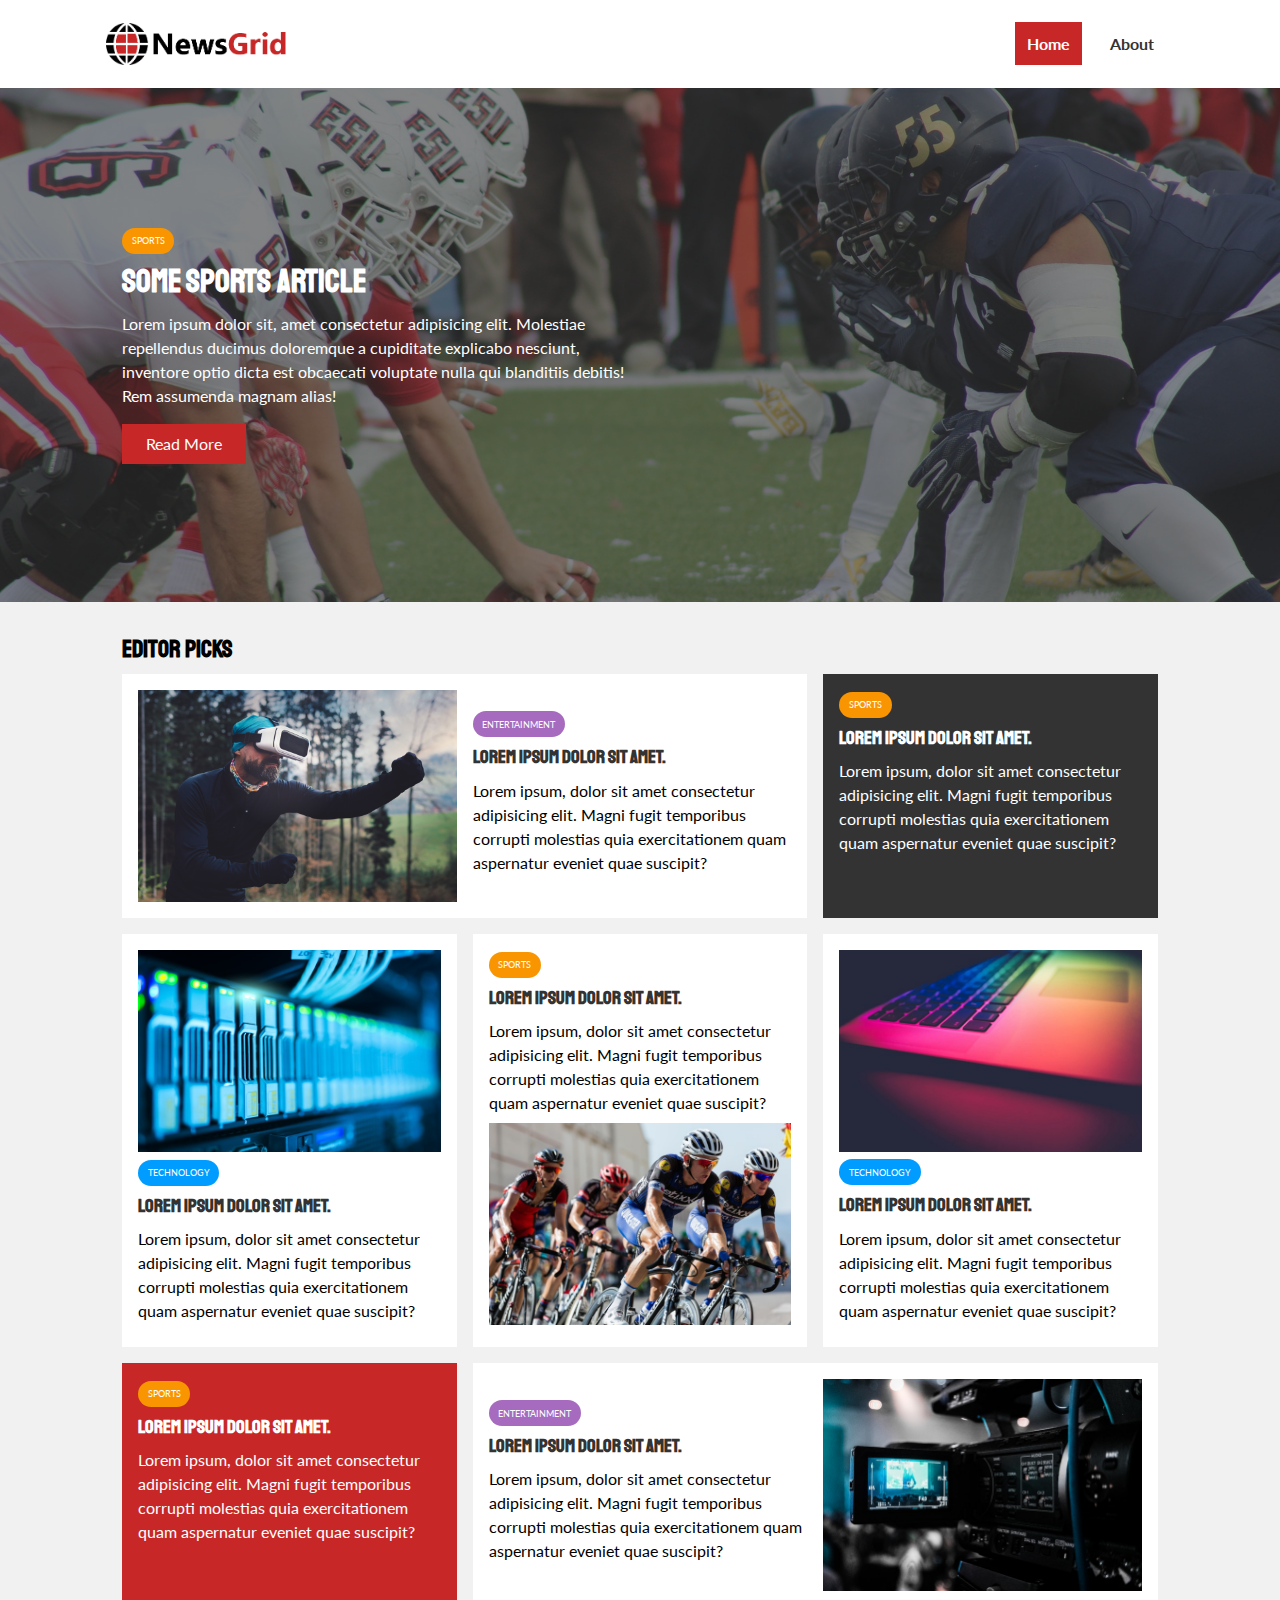
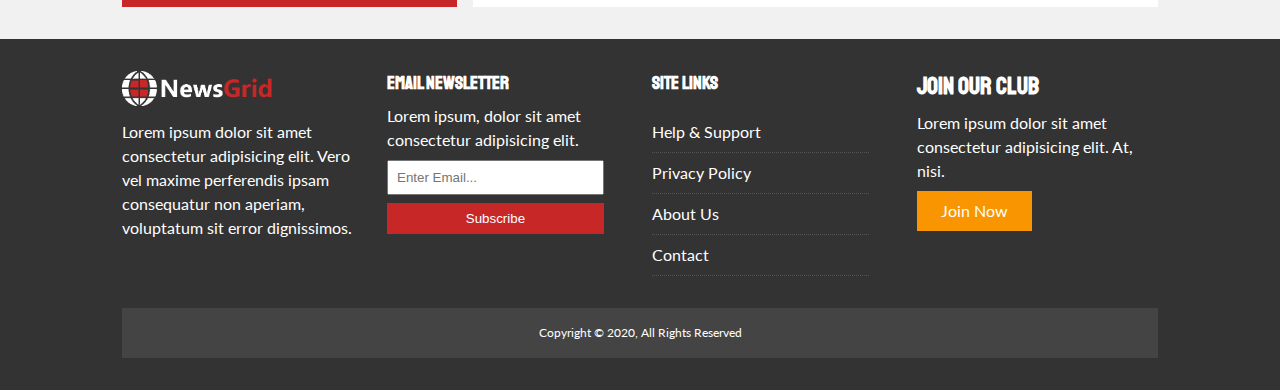
<file: index.html>
<!DOCTYPE html>
<html lang="en">
<head>
  <meta charset="UTF-8">
  <meta name="viewport" content="width=device-width, initial-scale=1.0">
  <link rel="stylesheet" href="https://use.fontawesome.com/releases/v5.15.1/css/all.css" integrity="sha384-vp86vTRFVJgpjF9jiIGPEEqYqlDwgyBgEF109VFjmqGmIY/Y4HV4d3Gp2irVfcrp" crossorigin="anonymous">
  <link rel="preconnect" href="https://fonts.gstatic.com">
  <link href="https://fonts.googleapis.com/css2?family=Lato&family=Staatliches&display=swap" rel="stylesheet">
  <link rel="stylesheet" href="css/style.css">
  <link rel="stylesheet" media="screen and (max-width: 768px)" href="css/mobile.css">
  <link rel="shortcut icon" type="image/x-icon" href="favicon.ico">
  <title>NewsGrid | Latest News</title>
</head>
<body>
  <nav id="main-nav">
    <div class="container">
      <img src="img/logo.png" alt="NewsGrid" class="logo">
      <div class="social">
        <a href="https://facebook.com" target="_blank"><i class="fab fa-facebook fa-2x"></i></a>
        <a href="https://twitter.com" target="_blank"><i class="fab fa-twitter fa-2x"></i></a>
        <a href="https://instagram.com" target="_blank"><i class="fab fa-instagram fa-2x"></i></a>
        <a href="https://youtube.com" target="_blank"><i class="fab fa-youtube fa-2x"></i></a>
      </div>
      <ul>
        <li><a class="current" href="index.html">Home</a></li>
        <li><a href="about.html">About</a></li>
      </ul>
    </div>
  </nav>

  <!-- Showcase -->
  <header id="showcase">
    <div class="container">
      <div class="showcase-container">
        <div class="showcase-content">
          <div class="category category-sports">Sports</div>
          <h1>Some Sports Article</h1>
          <p>Lorem ipsum dolor sit, amet consectetur adipisicing elit. Molestiae repellendus ducimus doloremque a cupiditate explicabo nesciunt, inventore optio dicta est obcaecati voluptate nulla qui blanditiis debitis! Rem assumenda magnam alias!</p>
          <a href="article-1.html" class="btn btn-primary">Read More</a>
        </div>
      </div>
    </div>
  </header>

  <!-- Home Articles -->
  <section id="home-articles" class="py-2">
    <div class="container">
     <h2>Editor Picks</h2>
     <div class="articles-container">
        <article class="card">
         <img src="img/articles/ent1.jpg" alt="">
         <div>
           <div class="category category-ent">Entertainment</div>
           <h3>
             <a href="article-2.html">Lorem ipsum dolor sit amet.</a>
           </h3>
           <p>Lorem ipsum, dolor sit amet consectetur adipisicing elit. Magni fugit temporibus corrupti molestias quia exercitationem quam aspernatur eveniet quae suscipit?</p>
         </div>
        </article>
        <article class="card bg-dark">
          <div class="category category-sports">Sports</div>
          <h3>
           <a href="article-1.html">Lorem ipsum dolor sit amet.</a>
          </h3>
          <p>Lorem ipsum, dolor sit amet consectetur adipisicing elit. Magni fugit temporibus corrupti molestias quia exercitationem quam aspernatur eveniet quae suscipit?</p>
        </article>
        <article class="card">
          <img src="img/articles/tech1.jpg" alt="">
          <div class="category category-tech">Technology</div>
          <h3>
           <a href="article-3.html">Lorem ipsum dolor sit amet.</a>
          </h3>
          <p>Lorem ipsum, dolor sit amet consectetur adipisicing elit. Magni fugit temporibus corrupti molestias quia exercitationem quam aspernatur eveniet quae suscipit?</p>
        </article>
        <article class="card">
          <div class="category category-sports">Sports</div>
          <h3>
           <a href="article-4.html">Lorem ipsum dolor sit amet.</a>
          </h3>
          <p>Lorem ipsum, dolor sit amet consectetur adipisicing elit. Magni fugit temporibus corrupti molestias quia exercitationem quam aspernatur eveniet quae suscipit?</p>
          <img src="img/articles/sports1.jpg" alt="">
        </article>
        <article class="card">
          <img src="img/articles/tech2.jpg" alt="">
          <div class="category category-tech">Technology</div>
          <h3>
           <a href="article-5.html">Lorem ipsum dolor sit amet.</a>
          </h3>
          <p>Lorem ipsum, dolor sit amet consectetur adipisicing elit. Magni fugit temporibus corrupti molestias quia exercitationem quam aspernatur eveniet quae suscipit?</p>
        </article>
        <article class="card bg-primary">
          <div class="category category-sports">Sports</div>
          <h3>
           <a href="article-4.html">Lorem ipsum dolor sit amet.</a>
          </h3>
          <p>Lorem ipsum, dolor sit amet consectetur adipisicing elit. Magni fugit temporibus corrupti molestias quia exercitationem quam aspernatur eveniet quae suscipit?</p>
        </article>
        <article class="card">
          <div>
            <div class="category category-ent">Entertainment</div>
            <h3>
              <a href="article-6.html">Lorem ipsum dolor sit amet.</a>
            </h3>
            <p>Lorem ipsum, dolor sit amet consectetur adipisicing elit. Magni fugit temporibus corrupti molestias quia exercitationem quam aspernatur eveniet quae suscipit?</p>
          </div>
          <img src="img/articles/ent2.jpg" alt="">
         </article>
     </div>
    </div>
  </section>

  <!-- Footer -->
  <footer id="main-footer" class="py-2">
    <div class="container footer-container">
      <div>
        <img src="img/logo_light.png" alt="NewsGrid">
        <p>Lorem ipsum dolor sit amet consectetur adipisicing elit. Vero vel maxime perferendis ipsam consequatur non aperiam, voluptatum sit error dignissimos.</p>
      </div>
      <div>
        <h3>Email Newsletter</h3>
        <p>Lorem ipsum, dolor sit amet consectetur adipisicing elit.</p>
        <form name="contact" method="POST" data-netlify="true">
          <input type="email" name="email" placeholder="Enter Email...">
          <input type="submit" value="Subscribe" class="btn btn-primary">
        </form>
      </div>
      <div>
        <h3>Site Links</h3>
        <ul class="list">
          <li><a href="help&support.html">Help & Support</a></li>
          <li><a href="#">Privacy Policy</a></li>
          <li><a href="about.html">About Us</a></li>
          <li><a href="join-our-club.html">Contact</a></li>
        </ul>
      </div>
      <div>
        <h2>Join Our Club</h2>
        <p>Lorem ipsum dolor sit amet consectetur adipisicing elit. At, nisi.</p>
        <a href="join-our-club.html" class="btn btn-secondary">Join Now</a>
      </div>
      <div>
        <p>
          Copyright &copy; 2020, All Rights Reserved
        </p>
      </div>
    </div>
  </footer>
</body>
</html>
</file>
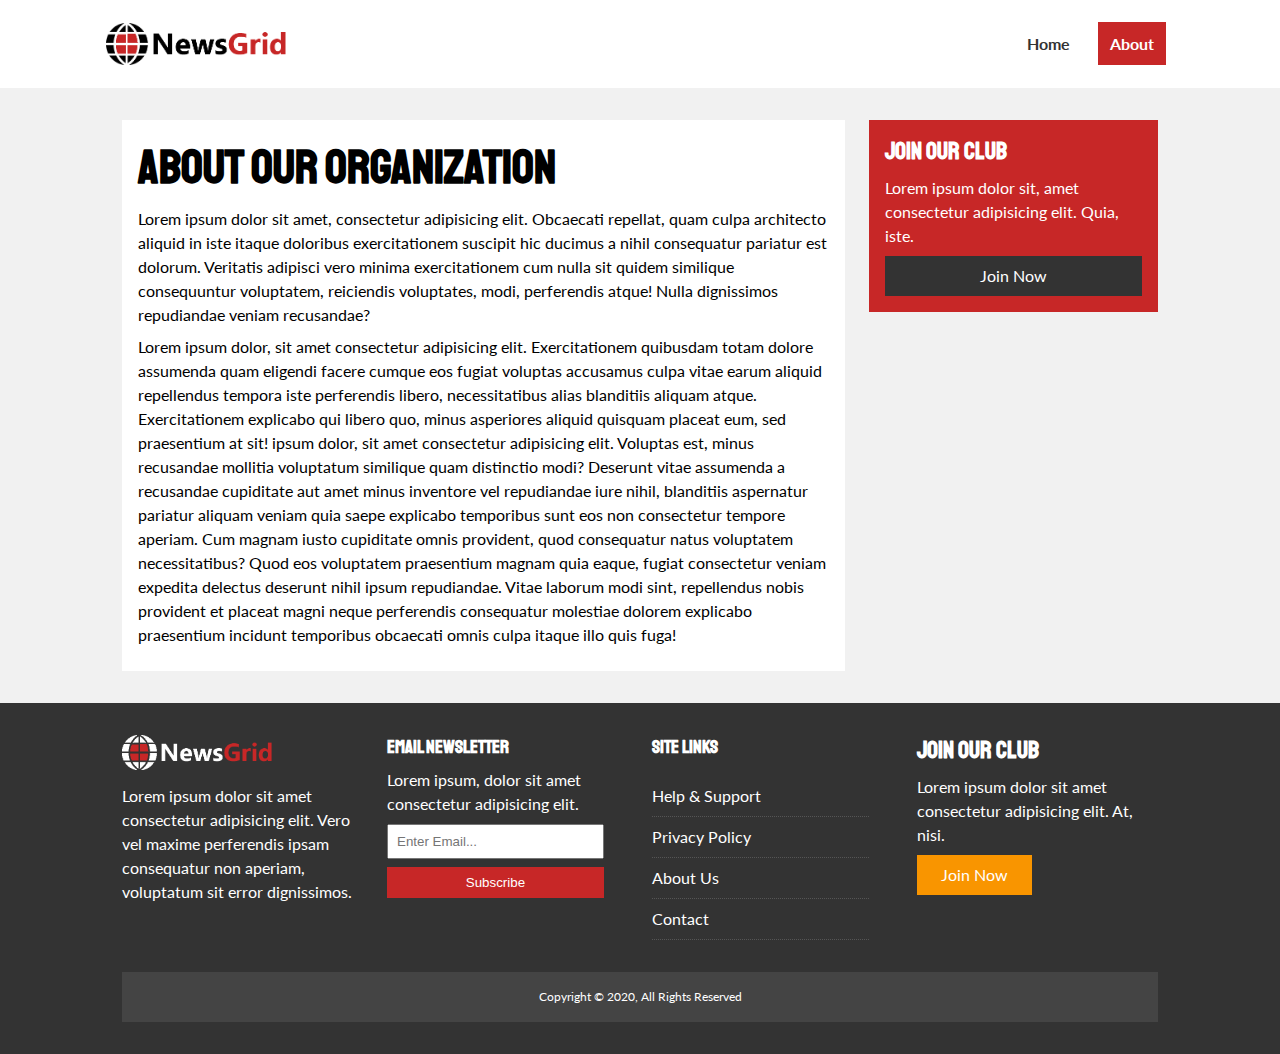
<file: about.html>
<!DOCTYPE html>
<html lang="en">
<head>
  <meta charset="UTF-8">
  <meta name="viewport" content="width=device-width, initial-scale=1.0">
  <link rel="stylesheet" href="https://use.fontawesome.com/releases/v5.15.1/css/all.css" integrity="sha384-vp86vTRFVJgpjF9jiIGPEEqYqlDwgyBgEF109VFjmqGmIY/Y4HV4d3Gp2irVfcrp" crossorigin="anonymous">
  <link rel="preconnect" href="https://fonts.gstatic.com">
  <link href="https://fonts.googleapis.com/css2?family=Lato&family=Staatliches&display=swap" rel="stylesheet">
  <link rel="stylesheet" href="css/style.css">
  <link rel="stylesheet" media="screen and (max-width: 768px)" href="css/mobile.css">
  <link rel="shortcut icon" type="image/x-icon" href="favicon.ico">
  <title>NewsGrid | About</title>
</head>
<body>
  <nav id="main-nav">
    <div class="container">
      <img src="img/logo.png" alt="NewsGrid" class="logo">
      <div class="social">
        <a href="https://facebook.com" target="_blank"><i class="fab fa-facebook fa-2x"></i></a>
        <a href="https://twitter.com" target="_blank"><i class="fab fa-twitter fa-2x"></i></a>
        <a href="https://instagram.com" target="_blank"><i class="fab fa-instagram fa-2x"></i></a>
        <a href="https://youtube.com" target="_blank"><i class="fab fa-youtube fa-2x"></i></a>
      </div>
      <ul>
        <li><a href="index.html">Home</a></li>
        <li><a class="current" href="about.html">About</a></li>
      </ul>
    </div>
  </nav>

  <section id="about">
    <div class="container">
      <div class="page-container">
        <article class="card">
          <h1 class="l-heading">About Our Organization</h1>
          <p>Lorem ipsum dolor sit amet, consectetur adipisicing elit. Obcaecati repellat, quam culpa architecto aliquid in iste itaque doloribus exercitationem suscipit hic ducimus a nihil consequatur pariatur est dolorum. Veritatis adipisci vero minima exercitationem cum nulla sit quidem similique consequuntur voluptatem, reiciendis voluptates, modi, perferendis atque! Nulla dignissimos repudiandae veniam recusandae?</p>
          <p>Lorem ipsum dolor, sit amet consectetur adipisicing elit. Exercitationem quibusdam totam dolore assumenda quam eligendi facere cumque eos fugiat voluptas accusamus culpa vitae earum aliquid repellendus tempora iste perferendis libero, necessitatibus alias blanditiis aliquam atque. Exercitationem explicabo qui libero quo, minus asperiores aliquid quisquam placeat eum, sed praesentium at sit! ipsum dolor, sit amet consectetur adipisicing elit. Voluptas est, minus recusandae mollitia voluptatum similique quam distinctio modi? Deserunt vitae assumenda a recusandae cupiditate aut amet minus inventore vel repudiandae iure nihil, blanditiis aspernatur pariatur aliquam veniam quia saepe explicabo temporibus sunt eos non consectetur tempore aperiam. Cum magnam iusto cupiditate omnis provident, quod consequatur natus voluptatem necessitatibus? Quod eos voluptatem praesentium magnam quia eaque, fugiat consectetur veniam expedita delectus deserunt nihil ipsum repudiandae. Vitae laborum modi sint, repellendus nobis provident et placeat magni neque perferendis consequatur molestiae dolorem explicabo praesentium incidunt temporibus obcaecati omnis culpa itaque illo quis fuga!</p>
        </article>
        <aside class="card bg-primary">
          <h2>Join Our Club</h2>
          <p>Lorem ipsum dolor sit, amet consectetur adipisicing elit. Quia, iste.</p>
          <a href="#" class="btn btn-dark btn-block">Join Now</a>
        </aside>
      </div>
    </div>
  </section>

  <!-- Footer -->
  <footer id="main-footer" class="py-2">
    <div class="container footer-container">
      <div>
        <img src="img/logo_light.png" alt="NewsGrid">
        <p>Lorem ipsum dolor sit amet consectetur adipisicing elit. Vero vel maxime perferendis ipsam consequatur non aperiam, voluptatum sit error dignissimos.</p>
      </div>
      <div>
        <h3>Email Newsletter</h3>
        <p>Lorem ipsum, dolor sit amet consectetur adipisicing elit.</p>
        <form name="contact" method="POST" data-netlify="true">
          <input type="email" name="email" placeholder="Enter Email...">
          <input type="submit" value="Subscribe" class="btn btn-primary">
        </form>
      </div>
      <div>
        <h3>Site Links</h3>
        <ul class="list">
          <li><a href="help&support.html">Help & Support</a></li>
          <li><a href="#">Privacy Policy</a></li>
          <li><a href="about.html">About Us</a></li>
          <li><a href="join-our-club.html">Contact</a></li>
        </ul>
      </div>
      <div>
        <h2>Join Our Club</h2>
        <p>Lorem ipsum dolor sit amet consectetur adipisicing elit. At, nisi.</p>
        <a href="join-our-club.html" class="btn btn-secondary">Join Now</a>
      </div>
      <div>
        <p>
          Copyright &copy; 2020, All Rights Reserved
        </p>
      </div>
    </div>
  </footer>

</body>
</html>
</file>
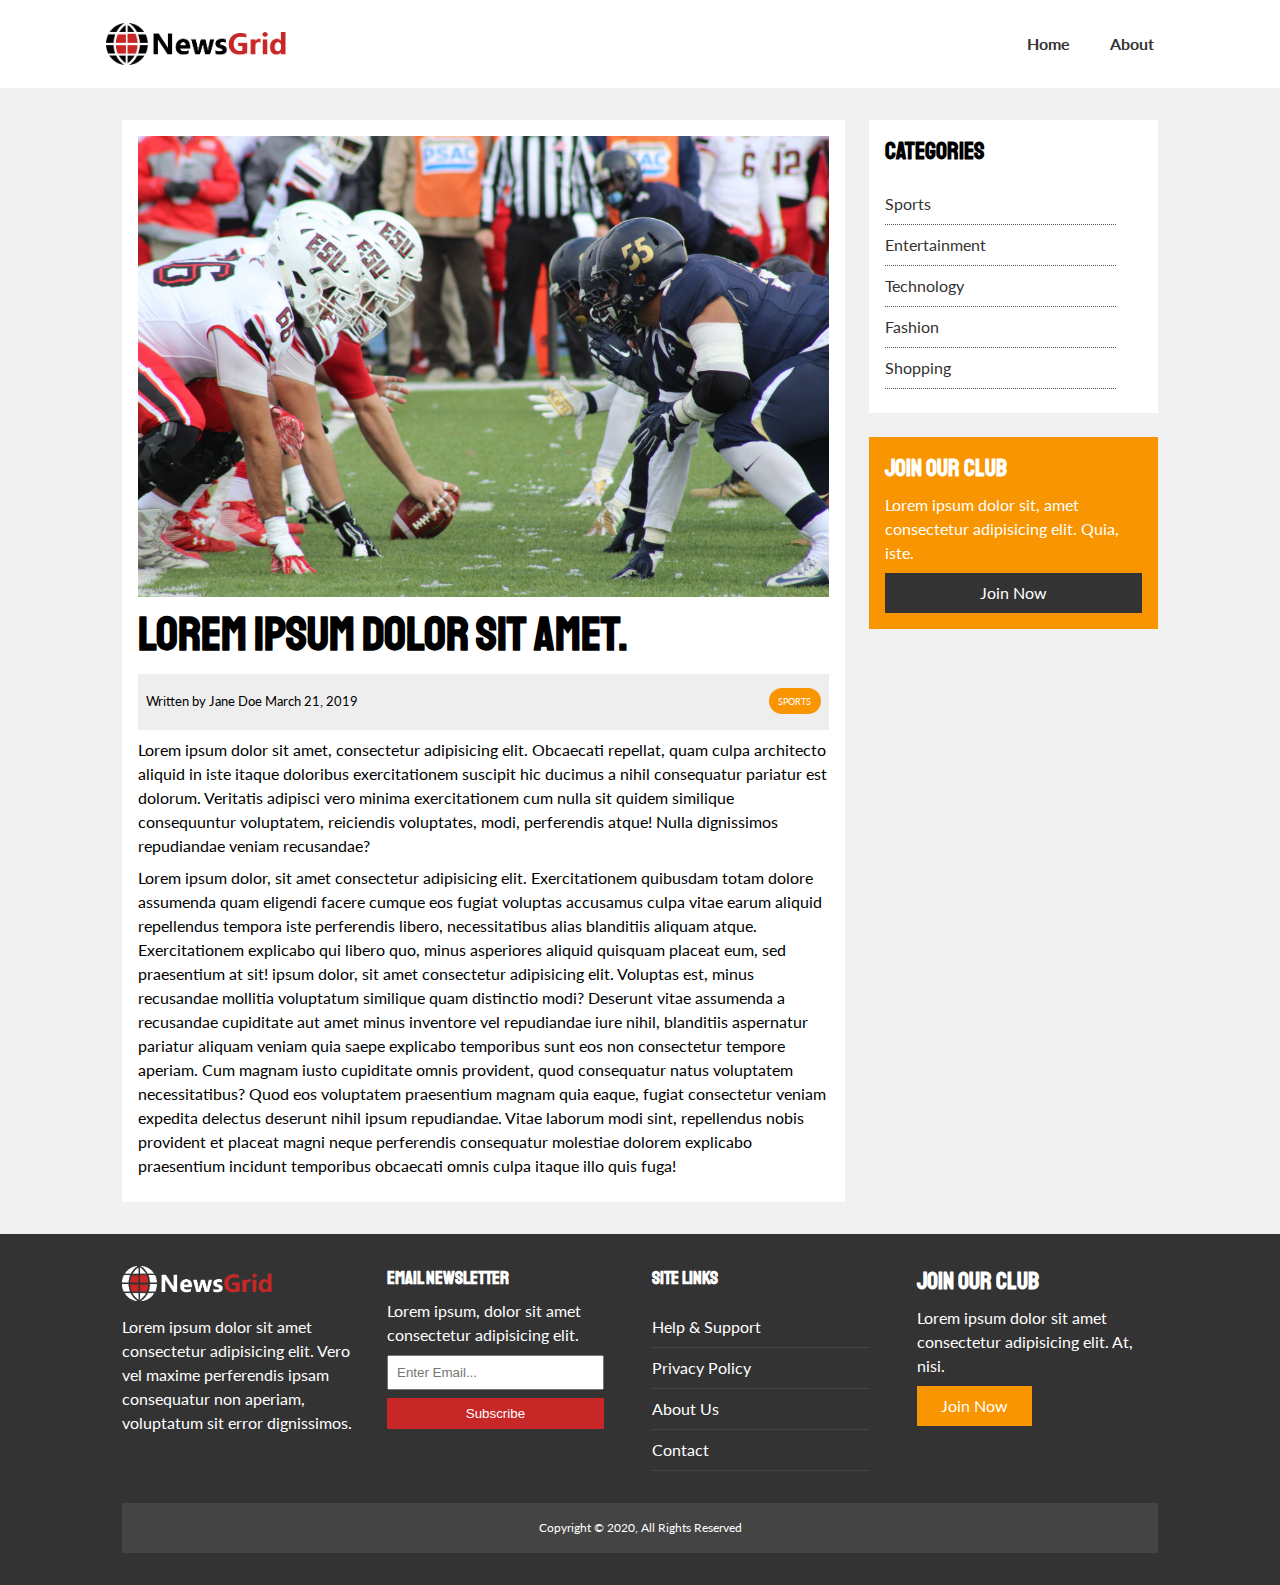
<file: article-1.html>
<!DOCTYPE html>
<html lang="en">
<head>
  <meta charset="UTF-8">
  <meta name="viewport" content="width=device-width, initial-scale=1.0">
  <link rel="stylesheet" href="https://use.fontawesome.com/releases/v5.15.1/css/all.css" integrity="sha384-vp86vTRFVJgpjF9jiIGPEEqYqlDwgyBgEF109VFjmqGmIY/Y4HV4d3Gp2irVfcrp" crossorigin="anonymous">
  <link rel="preconnect" href="https://fonts.gstatic.com">
  <link href="https://fonts.googleapis.com/css2?family=Lato&family=Staatliches&display=swap" rel="stylesheet">
  <link rel="stylesheet" href="css/style.css">
  <link rel="stylesheet" media="screen and (max-width: 768px)" href="css/mobile.css">
  <link rel="shortcut icon" type="image/x-icon" href="favicon.ico">
  <title>NewsGrid | Latest News</title>
</head>
<body>
  <nav id="main-nav">
    <div class="container">
      <img src="img/logo.png" alt="NewsGrid" class="logo">
      <div class="social">
        <a href="https://facebook.com" target="_blank"><i class="fab fa-facebook fa-2x"></i></a>
        <a href="https://twitter.com" target="_blank"><i class="fab fa-twitter fa-2x"></i></a>
        <a href="https://instagram.com" target="_blank"><i class="fab fa-instagram fa-2x"></i></a>
        <a href="https://youtube.com" target="_blank"><i class="fab fa-youtube fa-2x"></i></a>
      </div>
      <ul>
        <li><a href="index.html">Home</a></li>
        <li><a href="about.html">About</a></li>
      </ul>
    </div>
  </nav>

  <section id="article">
    <div class="container">
      <div class="page-container">
        <article class="card">
          <img src="img/featured.jpg" alt="">
          <h1 class="l-heading">Lorem ipsum dolor sit amet.</h1>
          <div class="meta">
            <small>
              <i class="fas fa-user"></i> Written by Jane Doe March 21, 2019
            </small>
            <div class="category category-sports">Sports</div>
          </div>
          <p>Lorem ipsum dolor sit amet, consectetur adipisicing elit. Obcaecati repellat, quam culpa architecto aliquid in iste itaque doloribus exercitationem suscipit hic ducimus a nihil consequatur pariatur est dolorum. Veritatis adipisci vero minima exercitationem cum nulla sit quidem similique consequuntur voluptatem, reiciendis voluptates, modi, perferendis atque! Nulla dignissimos repudiandae veniam recusandae?</p>
          <p>Lorem ipsum dolor, sit amet consectetur adipisicing elit. Exercitationem quibusdam totam dolore assumenda quam eligendi facere cumque eos fugiat voluptas accusamus culpa vitae earum aliquid repellendus tempora iste perferendis libero, necessitatibus alias blanditiis aliquam atque. Exercitationem explicabo qui libero quo, minus asperiores aliquid quisquam placeat eum, sed praesentium at sit! ipsum dolor, sit amet consectetur adipisicing elit. Voluptas est, minus recusandae mollitia voluptatum similique quam distinctio modi? Deserunt vitae assumenda a recusandae cupiditate aut amet minus inventore vel repudiandae iure nihil, blanditiis aspernatur pariatur aliquam veniam quia saepe explicabo temporibus sunt eos non consectetur tempore aperiam. Cum magnam iusto cupiditate omnis provident, quod consequatur natus voluptatem necessitatibus? Quod eos voluptatem praesentium magnam quia eaque, fugiat consectetur veniam expedita delectus deserunt nihil ipsum repudiandae. Vitae laborum modi sint, repellendus nobis provident et placeat magni neque perferendis consequatur molestiae dolorem explicabo praesentium incidunt temporibus obcaecati omnis culpa itaque illo quis fuga!</p>
        </article>

        <aside id="categories" class="card">
          <h2>Categories</h2>
          <ul class="list">
            <li><a href="sport.html"><i class="fas fa-chevron-right"></i> Sports</a></li>
            <li><a href="entertainment.html"><i class="fas fa-chevron-right"></i> Entertainment</a></li>
            <li><a href="technology.html"><i class="fas fa-chevron-right"></i> Technology</a></li>
            <li><a href="#"><i class="fas fa-chevron-right"></i> Fashion</a></li>
            <li><a href="#"><i class="fas fa-chevron-right"></i> Shopping</a></li>
          </ul>
        </aside>

        <aside class="card bg-secondary">
          <h2>Join Our Club</h2>
          <p>Lorem ipsum dolor sit, amet consectetur adipisicing elit. Quia, iste.</p>
          <a href="join-our-club.html" class="btn btn-dark btn-block">Join Now</a>
        </aside>
      </div>
    </div>
  </section>

  <!-- Footer -->
  <footer id="main-footer" class="py-2">
    <div class="container footer-container">
      <div>
        <img src="img/logo_light.png" alt="NewsGrid">
        <p>Lorem ipsum dolor sit amet consectetur adipisicing elit. Vero vel maxime perferendis ipsam consequatur non aperiam, voluptatum sit error dignissimos.</p>
      </div>
      <div>
        <h3>Email Newsletter</h3>
        <p>Lorem ipsum, dolor sit amet consectetur adipisicing elit.</p>
        <form name="contact" method="POST" data-netlify="true">
          <input type="email" name="email" placeholder="Enter Email...">
          <input type="submit" value="Subscribe" class="btn btn-primary">
        </form>
      </div>
      <div>
        <h3>Site Links</h3>
        <ul class="list">
          <li><a href="help&support.html">Help & Support</a></li>
          <li><a href="#">Privacy Policy</a></li>
          <li><a href="about.html">About Us</a></li>
          <li><a href="join-our-club.html">Contact</a></li>
        </ul>
      </div>
      <div>
        <h2>Join Our Club</h2>
        <p>Lorem ipsum dolor sit amet consectetur adipisicing elit. At, nisi.</p>
        <a href="join-our-club.html" class="btn btn-secondary">Join Now</a>
      </div>
      <div>
        <p>
          Copyright &copy; 2020, All Rights Reserved
        </p>
      </div>
    </div>
  </footer>
</body>
</html>
</file>
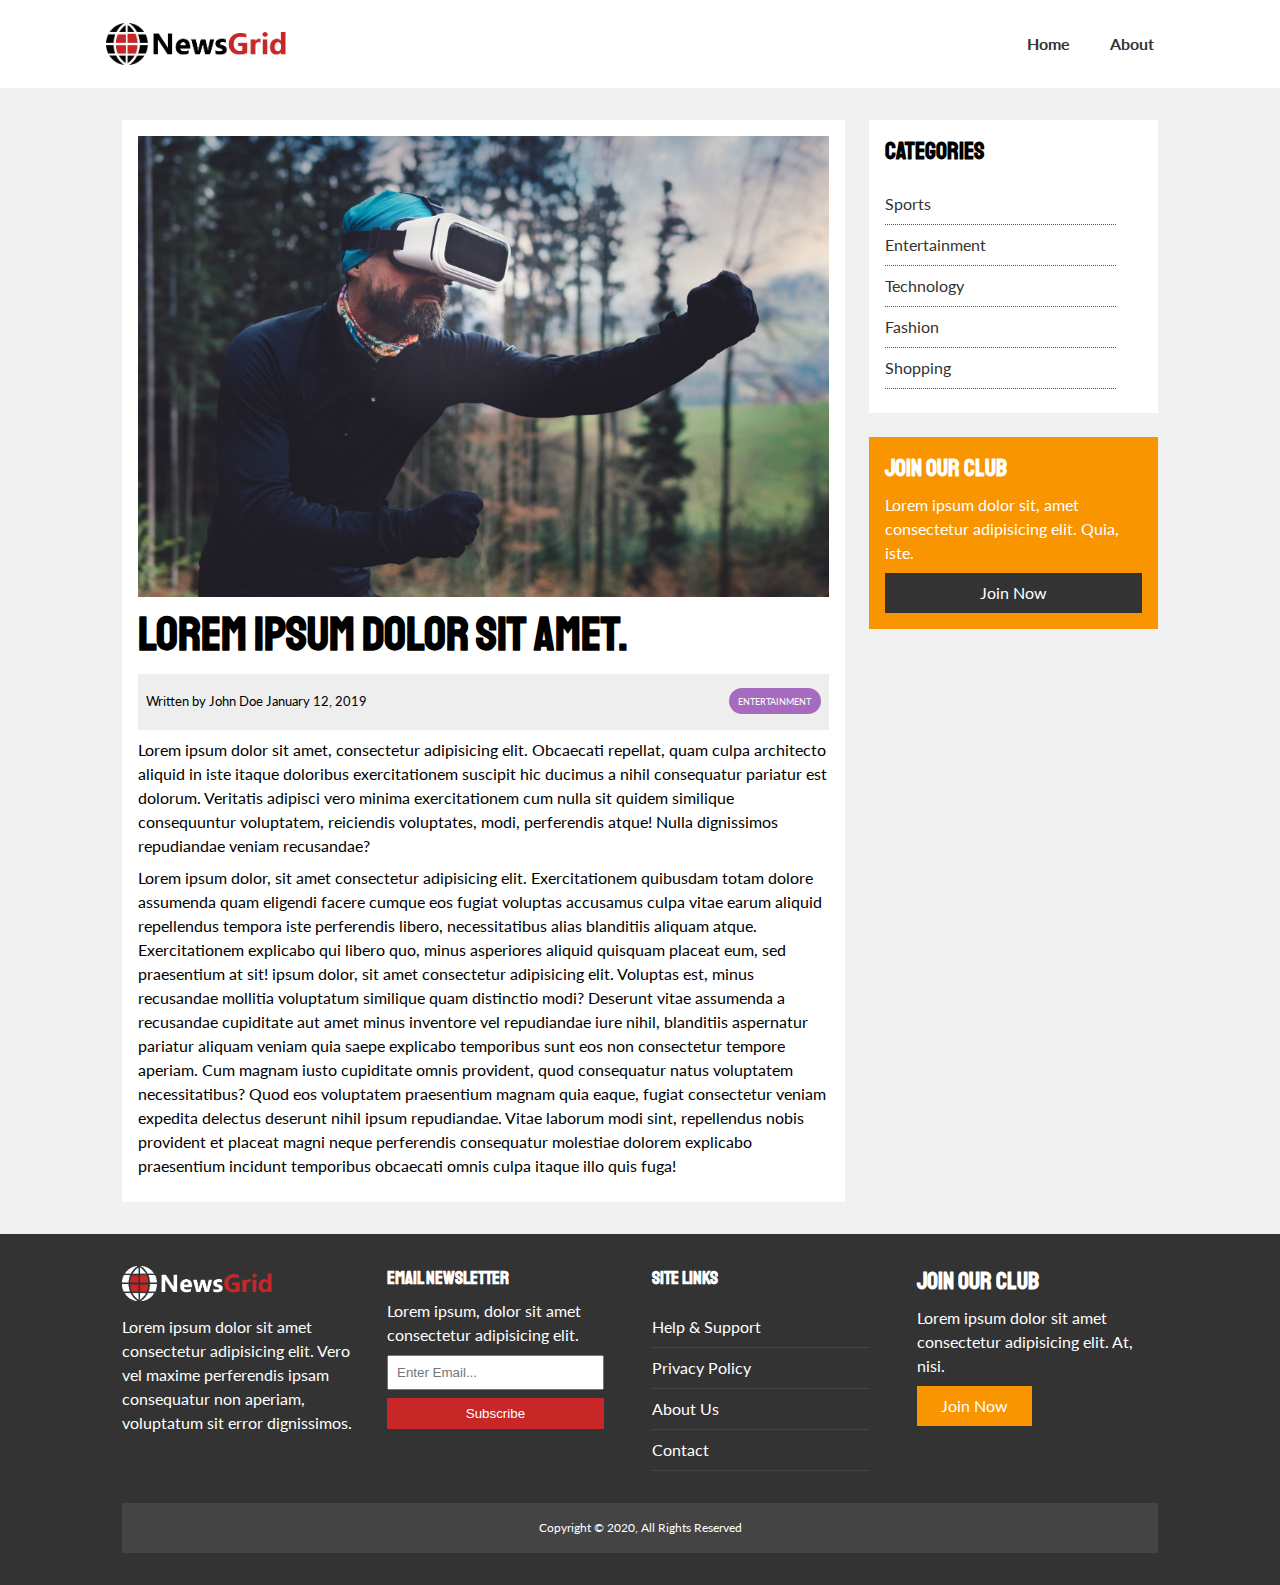
<file: article-2.html>
<!DOCTYPE html>
<html lang="en">
<head>
  <meta charset="UTF-8">
  <meta name="viewport" content="width=device-width, initial-scale=1.0">
  <link rel="stylesheet" href="https://use.fontawesome.com/releases/v5.15.1/css/all.css" integrity="sha384-vp86vTRFVJgpjF9jiIGPEEqYqlDwgyBgEF109VFjmqGmIY/Y4HV4d3Gp2irVfcrp" crossorigin="anonymous">
  <link rel="preconnect" href="https://fonts.gstatic.com">
  <link href="https://fonts.googleapis.com/css2?family=Lato&family=Staatliches&display=swap" rel="stylesheet">
  <link rel="stylesheet" href="css/style.css">
  <link rel="stylesheet" media="screen and (max-width: 768px)" href="css/mobile.css">
  <link rel="shortcut icon" type="image/x-icon" href="favicon.ico">
  <title>NewsGrid | Latest News</title>
</head>
<body>
  <nav id="main-nav">
    <div class="container">
      <img src="img/logo.png" alt="NewsGrid" class="logo">
      <div class="social">
        <a href="https://facebook.com" target="_blank"><i class="fab fa-facebook fa-2x"></i></a>
        <a href="https://twitter.com" target="_blank"><i class="fab fa-twitter fa-2x"></i></a>
        <a href="https://instagram.com" target="_blank"><i class="fab fa-instagram fa-2x"></i></a>
        <a href="https://youtube.com" target="_blank"><i class="fab fa-youtube fa-2x"></i></a>
      </div>
      <ul>
        <li><a href="index.html">Home</a></li>
        <li><a href="about.html">About</a></li>
      </ul>
    </div>
  </nav>

  <section id="article">
    <div class="container">
      <div class="page-container">
        <article class="card">
          <img src="img/articles/ent1.jpg" alt="">
          <h1 class="l-heading">Lorem ipsum dolor sit amet.</h1>
          <div class="meta">
            <small>
              <i class="fas fa-user"></i> Written by John Doe January 12, 2019
            </small>
            <div class="category category-ent">Entertainment</div>
          </div>
          <p>Lorem ipsum dolor sit amet, consectetur adipisicing elit. Obcaecati repellat, quam culpa architecto aliquid in iste itaque doloribus exercitationem suscipit hic ducimus a nihil consequatur pariatur est dolorum. Veritatis adipisci vero minima exercitationem cum nulla sit quidem similique consequuntur voluptatem, reiciendis voluptates, modi, perferendis atque! Nulla dignissimos repudiandae veniam recusandae?</p>
          <p>Lorem ipsum dolor, sit amet consectetur adipisicing elit. Exercitationem quibusdam totam dolore assumenda quam eligendi facere cumque eos fugiat voluptas accusamus culpa vitae earum aliquid repellendus tempora iste perferendis libero, necessitatibus alias blanditiis aliquam atque. Exercitationem explicabo qui libero quo, minus asperiores aliquid quisquam placeat eum, sed praesentium at sit! ipsum dolor, sit amet consectetur adipisicing elit. Voluptas est, minus recusandae mollitia voluptatum similique quam distinctio modi? Deserunt vitae assumenda a recusandae cupiditate aut amet minus inventore vel repudiandae iure nihil, blanditiis aspernatur pariatur aliquam veniam quia saepe explicabo temporibus sunt eos non consectetur tempore aperiam. Cum magnam iusto cupiditate omnis provident, quod consequatur natus voluptatem necessitatibus? Quod eos voluptatem praesentium magnam quia eaque, fugiat consectetur veniam expedita delectus deserunt nihil ipsum repudiandae. Vitae laborum modi sint, repellendus nobis provident et placeat magni neque perferendis consequatur molestiae dolorem explicabo praesentium incidunt temporibus obcaecati omnis culpa itaque illo quis fuga!</p>
        </article>

        <aside id="categories" class="card">
          <h2>Categories</h2>
          <ul class="list">
            <li><a href="sport.html"><i class="fas fa-chevron-right"></i> Sports</a></li>
            <li><a href="entertainment.html"><i class="fas fa-chevron-right"></i> Entertainment</a></li>
            <li><a href="technology.html"><i class="fas fa-chevron-right"></i> Technology</a></li>
            <li><a href="#"><i class="fas fa-chevron-right"></i> Fashion</a></li>
            <li><a href="#"><i class="fas fa-chevron-right"></i> Shopping</a></li>
          </ul>
        </aside>

        <aside class="card bg-secondary">
          <h2>Join Our Club</h2>
          <p>Lorem ipsum dolor sit, amet consectetur adipisicing elit. Quia, iste.</p>
          <a href="join-our-club.html" class="btn btn-dark btn-block">Join Now</a>
        </aside>
      </div>
    </div>
  </section>

  <!-- Footer -->
  <footer id="main-footer" class="py-2">
    <div class="container footer-container">
      <div>
        <img src="img/logo_light.png" alt="NewsGrid">
        <p>Lorem ipsum dolor sit amet consectetur adipisicing elit. Vero vel maxime perferendis ipsam consequatur non aperiam, voluptatum sit error dignissimos.</p>
      </div>
      <div>
        <h3>Email Newsletter</h3>
        <p>Lorem ipsum, dolor sit amet consectetur adipisicing elit.</p>
        <form name="contact" method="POST" data-netlify="true">
          <input type="email" name="email" placeholder="Enter Email...">
          <input type="submit" value="Subscribe" class="btn btn-primary">
        </form>
      </div>
      <div>
        <h3>Site Links</h3>
        <ul class="list">
          <li><a href="help&support.html">Help & Support</a></li>
          <li><a href="#">Privacy Policy</a></li>
          <li><a href="about.html">About Us</a></li>
          <li><a href="join-our-club.html">Contact</a></li>
        </ul>
      </div>
      <div>
        <h2>Join Our Club</h2>
        <p>Lorem ipsum dolor sit amet consectetur adipisicing elit. At, nisi.</p>
        <a href="join-our-club.html" class="btn btn-secondary">Join Now</a>
      </div>
      <div>
        <p>
          Copyright &copy; 2020, All Rights Reserved
        </p>
      </div>
    </div>
  </footer>
</body>
</html>
</file>
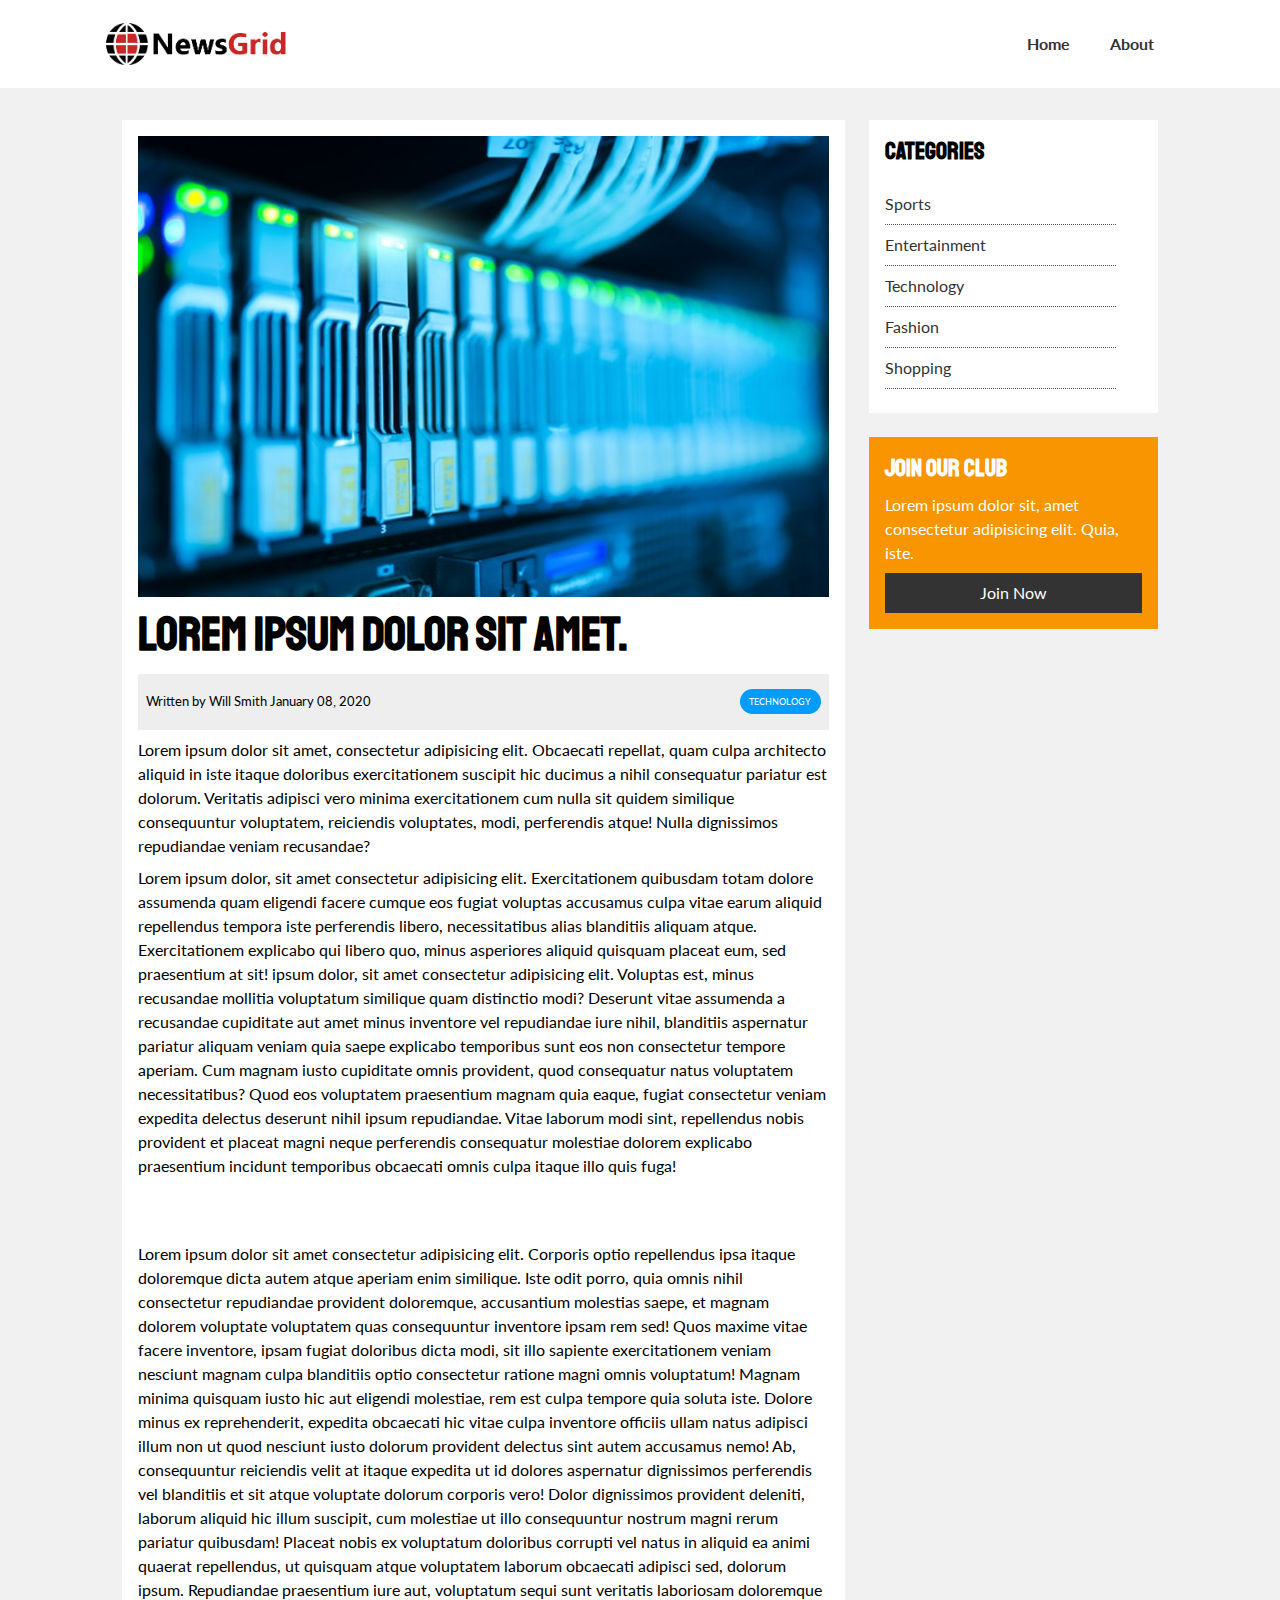
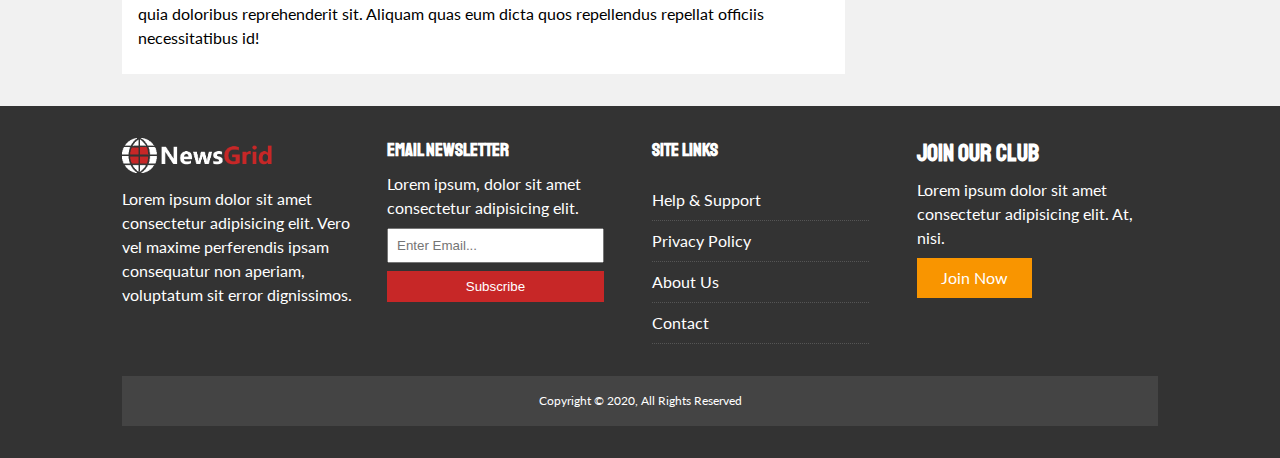
<file: article-3.html>
<!DOCTYPE html>
<html lang="en">
<head>
  <meta charset="UTF-8">
  <meta name="viewport" content="width=device-width, initial-scale=1.0">
  <link rel="stylesheet" href="https://use.fontawesome.com/releases/v5.15.1/css/all.css" integrity="sha384-vp86vTRFVJgpjF9jiIGPEEqYqlDwgyBgEF109VFjmqGmIY/Y4HV4d3Gp2irVfcrp" crossorigin="anonymous">
  <link rel="preconnect" href="https://fonts.gstatic.com">
  <link href="https://fonts.googleapis.com/css2?family=Lato&family=Staatliches&display=swap" rel="stylesheet">
  <link rel="stylesheet" href="css/style.css">
  <link rel="stylesheet" media="screen and (max-width: 768px)" href="css/mobile.css">
  <link rel="shortcut icon" type="image/x-icon" href="favicon.ico">
  <title>NewsGrid | Latest News</title>
</head>
<body>
  <nav id="main-nav">
    <div class="container">
      <img src="img/logo.png" alt="NewsGrid" class="logo">
      <div class="social">
        <a href="https://facebook.com" target="_blank"><i class="fab fa-facebook fa-2x"></i></a>
        <a href="https://twitter.com" target="_blank"><i class="fab fa-twitter fa-2x"></i></a>
        <a href="https://instagram.com" target="_blank"><i class="fab fa-instagram fa-2x"></i></a>
        <a href="https://youtube.com" target="_blank"><i class="fab fa-youtube fa-2x"></i></a>
      </div>
      <ul>
        <li><a href="index.html">Home</a></li>
        <li><a href="about.html">About</a></li>
      </ul>
    </div>
  </nav>

  <section id="article">
    <div class="container">
      <div class="page-container">
        <article class="card">
          <img src="img/articles/tech1.jpg" alt="">
          <h1 class="l-heading">Lorem ipsum dolor sit amet.</h1>
          <div class="meta">
            <small>
              <i class="fas fa-user"></i> Written by Will Smith January 08, 2020
            </small>
            <div class="category category-tech">Technology</div>
          </div>
          <p>Lorem ipsum dolor sit amet, consectetur adipisicing elit. Obcaecati repellat, quam culpa architecto aliquid in iste itaque doloribus exercitationem suscipit hic ducimus a nihil consequatur pariatur est dolorum. Veritatis adipisci vero minima exercitationem cum nulla sit quidem similique consequuntur voluptatem, reiciendis voluptates, modi, perferendis atque! Nulla dignissimos repudiandae veniam recusandae?</p>
          <p>Lorem ipsum dolor, sit amet consectetur adipisicing elit. Exercitationem quibusdam totam dolore assumenda quam eligendi facere cumque eos fugiat voluptas accusamus culpa vitae earum aliquid repellendus tempora iste perferendis libero, necessitatibus alias blanditiis aliquam atque. Exercitationem explicabo qui libero quo, minus asperiores aliquid quisquam placeat eum, sed praesentium at sit! ipsum dolor, sit amet consectetur adipisicing elit. Voluptas est, minus recusandae mollitia voluptatum similique quam distinctio modi? Deserunt vitae assumenda a recusandae cupiditate aut amet minus inventore vel repudiandae iure nihil, blanditiis aspernatur pariatur aliquam veniam quia saepe explicabo temporibus sunt eos non consectetur tempore aperiam. Cum magnam iusto cupiditate omnis provident, quod consequatur natus voluptatem necessitatibus? Quod eos voluptatem praesentium magnam quia eaque, fugiat consectetur veniam expedita delectus deserunt nihil ipsum repudiandae. Vitae laborum modi sint, repellendus nobis provident et placeat magni neque perferendis consequatur molestiae dolorem explicabo praesentium incidunt temporibus obcaecati omnis culpa itaque illo quis fuga!</p>
          <br><br>
          <p>Lorem ipsum dolor sit amet consectetur adipisicing elit. Corporis optio repellendus ipsa itaque doloremque dicta autem atque aperiam enim similique. Iste odit porro, quia omnis nihil consectetur repudiandae provident doloremque, accusantium molestias saepe, et magnam dolorem voluptate voluptatem quas consequuntur inventore ipsam rem sed! Quos maxime vitae facere inventore, ipsam fugiat doloribus dicta modi, sit illo sapiente exercitationem veniam nesciunt magnam culpa blanditiis optio consectetur ratione magni omnis voluptatum! Magnam minima quisquam iusto hic aut eligendi molestiae, rem est culpa tempore quia soluta iste. Dolore minus ex reprehenderit, expedita obcaecati hic vitae culpa inventore officiis ullam natus adipisci illum non ut quod nesciunt iusto dolorum provident delectus sint autem accusamus nemo! Ab, consequuntur reiciendis velit at itaque expedita ut id dolores aspernatur dignissimos perferendis vel blanditiis et sit atque voluptate dolorum corporis vero! Dolor dignissimos provident deleniti, laborum aliquid hic illum suscipit, cum molestiae ut illo consequuntur nostrum magni rerum pariatur quibusdam! Placeat nobis ex voluptatum doloribus corrupti vel natus in aliquid ea animi quaerat repellendus, ut quisquam atque voluptatem laborum obcaecati adipisci sed, dolorum ipsum. Repudiandae praesentium iure aut, voluptatum sequi sunt veritatis laboriosam doloremque quia doloribus reprehenderit sit. Aliquam quas eum dicta quos repellendus repellat officiis necessitatibus id!</p>
        </article>

        <aside id="categories" class="card">
          <h2>Categories</h2>
          <ul class="list">
            <li><a href="sport.html"><i class="fas fa-chevron-right"></i> Sports</a></li>
            <li><a href="entertainment.html"><i class="fas fa-chevron-right"></i> Entertainment</a></li>
            <li><a href="technology.html"><i class="fas fa-chevron-right"></i> Technology</a></li>
            <li><a href="#"><i class="fas fa-chevron-right"></i> Fashion</a></li>
            <li><a href="#"><i class="fas fa-chevron-right"></i> Shopping</a></li>
          </ul>
        </aside>

        <aside class="card bg-secondary">
          <h2>Join Our Club</h2>
          <p>Lorem ipsum dolor sit, amet consectetur adipisicing elit. Quia, iste.</p>
          <a href="join-our-club.html" class="btn btn-dark btn-block">Join Now</a>
        </aside>
      </div>
    </div>
  </section>

  <!-- Footer -->
  <footer id="main-footer" class="py-2">
    <div class="container footer-container">
      <div>
        <img src="img/logo_light.png" alt="NewsGrid">
        <p>Lorem ipsum dolor sit amet consectetur adipisicing elit. Vero vel maxime perferendis ipsam consequatur non aperiam, voluptatum sit error dignissimos.</p>
      </div>
      <div>
        <h3>Email Newsletter</h3>
        <p>Lorem ipsum, dolor sit amet consectetur adipisicing elit.</p>
        <form name="contact" method="POST" data-netlify="true">
          <input type="email" name="email" placeholder="Enter Email...">
          <input type="submit" value="Subscribe" class="btn btn-primary">
        </form>
      </div>
      <div>
        <h3>Site Links</h3>
        <ul class="list">
          <li><a href="help&support.html">Help & Support</a></li>
          <li><a href="#">Privacy Policy</a></li>
          <li><a href="about.html">About Us</a></li>
          <li><a href="join-our-club.html">Contact</a></li>
        </ul>
      </div>
      <div>
        <h2>Join Our Club</h2>
        <p>Lorem ipsum dolor sit amet consectetur adipisicing elit. At, nisi.</p>
        <a href="join-our-club.html" class="btn btn-secondary">Join Now</a>
      </div>
      <div>
        <p>
          Copyright &copy; 2020, All Rights Reserved
        </p>
      </div>
    </div>
  </footer>
</body>
</html>
</file>
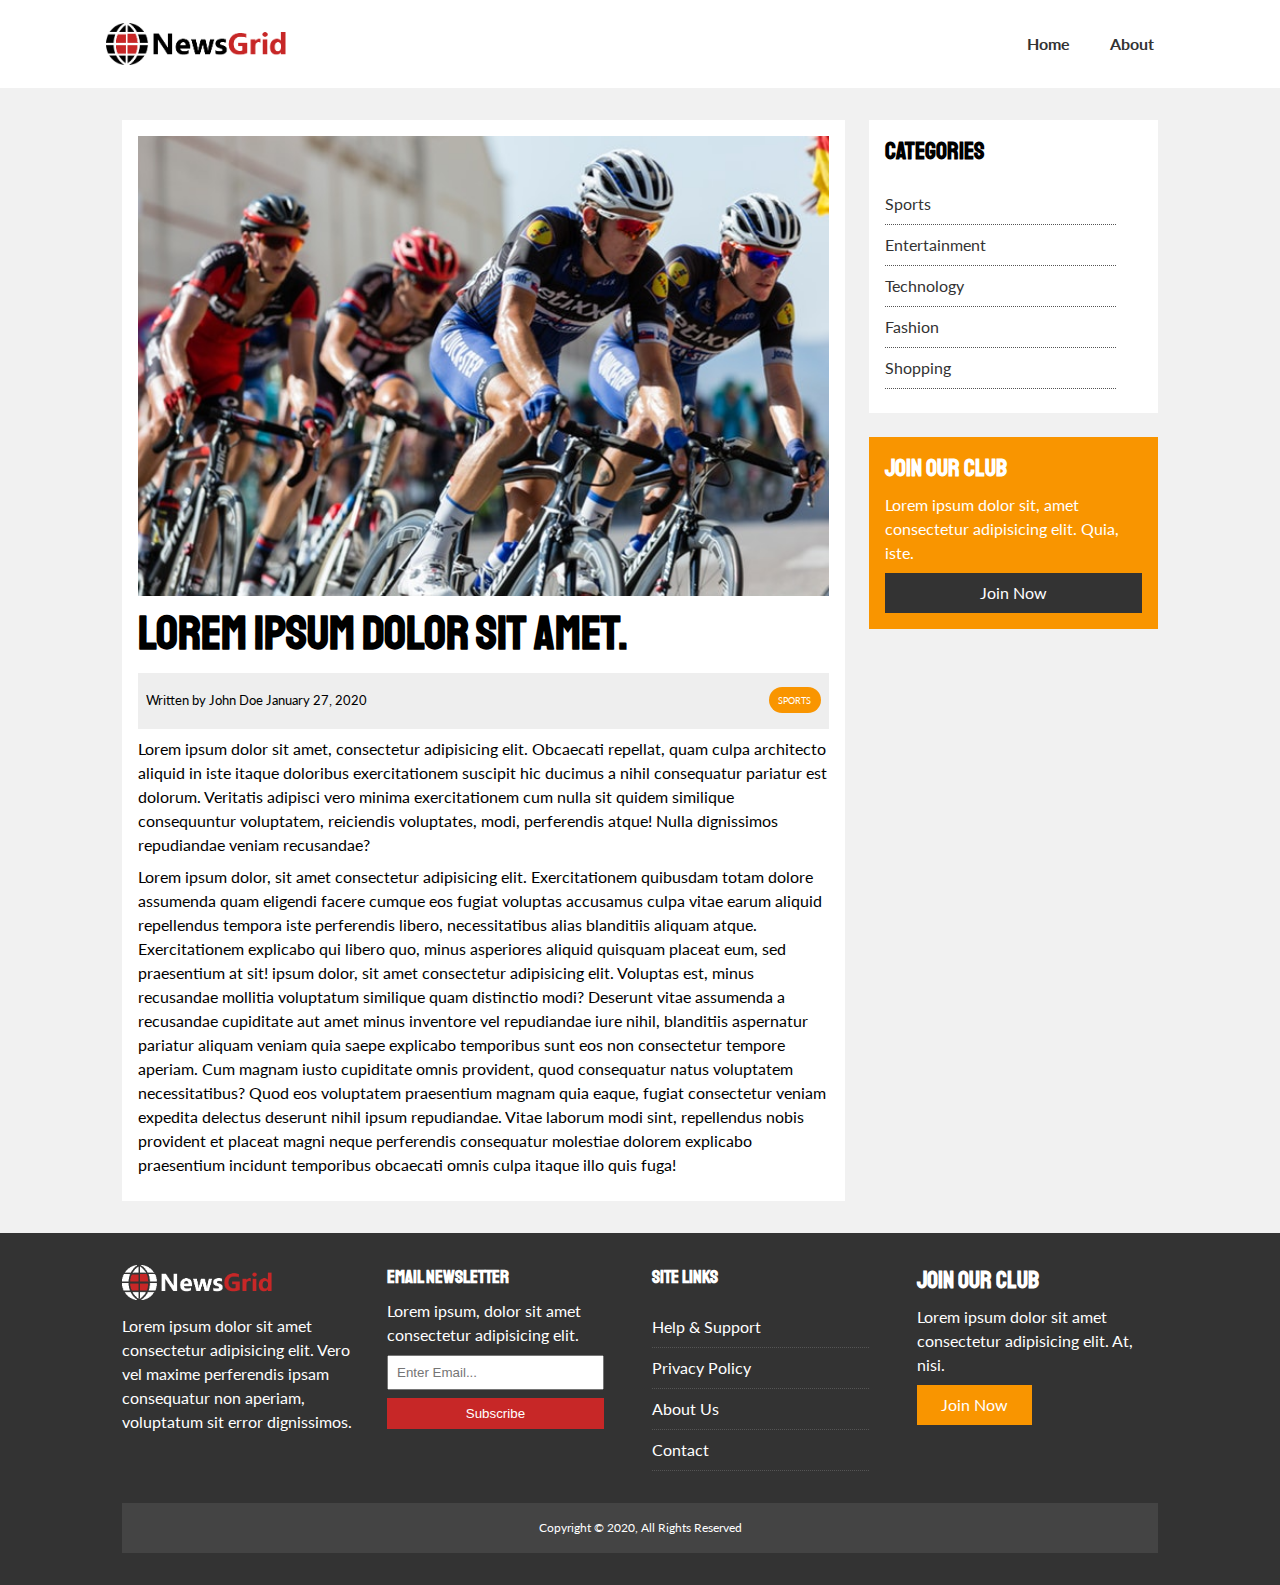
<file: article-4.html>
<!DOCTYPE html>
<html lang="en">
<head>
  <meta charset="UTF-8">
  <meta name="viewport" content="width=device-width, initial-scale=1.0">
  <link rel="stylesheet" href="https://use.fontawesome.com/releases/v5.15.1/css/all.css" integrity="sha384-vp86vTRFVJgpjF9jiIGPEEqYqlDwgyBgEF109VFjmqGmIY/Y4HV4d3Gp2irVfcrp" crossorigin="anonymous">
  <link rel="preconnect" href="https://fonts.gstatic.com">
  <link href="https://fonts.googleapis.com/css2?family=Lato&family=Staatliches&display=swap" rel="stylesheet">
  <link rel="stylesheet" href="css/style.css">
  <link rel="stylesheet" media="screen and (max-width: 768px)" href="css/mobile.css">
  <link rel="shortcut icon" type="image/x-icon" href="favicon.ico">
  <title>NewsGrid | Latest News</title>
</head>
<body>
  <nav id="main-nav">
    <div class="container">
      <img src="img/logo.png" alt="NewsGrid" class="logo">
      <div class="social">
        <a href="https://facebook.com" target="_blank"><i class="fab fa-facebook fa-2x"></i></a>
        <a href="https://twitter.com" target="_blank"><i class="fab fa-twitter fa-2x"></i></a>
        <a href="https://instagram.com" target="_blank"><i class="fab fa-instagram fa-2x"></i></a>
        <a href="https://youtube.com" target="_blank"><i class="fab fa-youtube fa-2x"></i></a>
      </div>
      <ul>
        <li><a href="index.html">Home</a></li>
        <li><a href="about.html">About</a></li>
      </ul>
    </div>
  </nav>

  <section id="article">
    <div class="container">
      <div class="page-container">
        <article class="card">
          <img src="img/articles/sports1.jpg" alt="">
          <h1 class="l-heading">Lorem ipsum dolor sit amet.</h1>
          <div class="meta">
            <small>
              <i class="fas fa-user"></i> Written by John Doe January 27, 2020
            </small>
            <div class="category category-sports">Sports</div>
          </div>
          <p>Lorem ipsum dolor sit amet, consectetur adipisicing elit. Obcaecati repellat, quam culpa architecto aliquid in iste itaque doloribus exercitationem suscipit hic ducimus a nihil consequatur pariatur est dolorum. Veritatis adipisci vero minima exercitationem cum nulla sit quidem similique consequuntur voluptatem, reiciendis voluptates, modi, perferendis atque! Nulla dignissimos repudiandae veniam recusandae?</p>
          <p>Lorem ipsum dolor, sit amet consectetur adipisicing elit. Exercitationem quibusdam totam dolore assumenda quam eligendi facere cumque eos fugiat voluptas accusamus culpa vitae earum aliquid repellendus tempora iste perferendis libero, necessitatibus alias blanditiis aliquam atque. Exercitationem explicabo qui libero quo, minus asperiores aliquid quisquam placeat eum, sed praesentium at sit! ipsum dolor, sit amet consectetur adipisicing elit. Voluptas est, minus recusandae mollitia voluptatum similique quam distinctio modi? Deserunt vitae assumenda a recusandae cupiditate aut amet minus inventore vel repudiandae iure nihil, blanditiis aspernatur pariatur aliquam veniam quia saepe explicabo temporibus sunt eos non consectetur tempore aperiam. Cum magnam iusto cupiditate omnis provident, quod consequatur natus voluptatem necessitatibus? Quod eos voluptatem praesentium magnam quia eaque, fugiat consectetur veniam expedita delectus deserunt nihil ipsum repudiandae. Vitae laborum modi sint, repellendus nobis provident et placeat magni neque perferendis consequatur molestiae dolorem explicabo praesentium incidunt temporibus obcaecati omnis culpa itaque illo quis fuga!</p>
        </article>

        <aside id="categories" class="card">
          <h2>Categories</h2>
          <ul class="list">
            <li><a href="sport.html"><i class="fas fa-chevron-right"></i> Sports</a></li>
            <li><a href="entertainment.html"><i class="fas fa-chevron-right"></i> Entertainment</a></li>
            <li><a href="technology.html"><i class="fas fa-chevron-right"></i> Technology</a></li>
            <li><a href="#"><i class="fas fa-chevron-right"></i> Fashion</a></li>
            <li><a href="#"><i class="fas fa-chevron-right"></i> Shopping</a></li>
          </ul>
        </aside>

        <aside class="card bg-secondary">
          <h2>Join Our Club</h2>
          <p>Lorem ipsum dolor sit, amet consectetur adipisicing elit. Quia, iste.</p>
          <a href="join-our-club.html" class="btn btn-dark btn-block">Join Now</a>
        </aside>
      </div>
    </div>
  </section>

  <!-- Footer -->
  <footer id="main-footer" class="py-2">
    <div class="container footer-container">
      <div>
        <img src="img/logo_light.png" alt="NewsGrid">
        <p>Lorem ipsum dolor sit amet consectetur adipisicing elit. Vero vel maxime perferendis ipsam consequatur non aperiam, voluptatum sit error dignissimos.</p>
      </div>
      <div>
        <h3>Email Newsletter</h3>
        <p>Lorem ipsum, dolor sit amet consectetur adipisicing elit.</p>
        <form name="contact" method="POST" data-netlify="true">
          <input type="email" name="email" placeholder="Enter Email...">
          <input type="submit" value="Subscribe" class="btn btn-primary">
        </form>
      </div>
      <div>
        <h3>Site Links</h3>
        <ul class="list">
          <li><a href="help&support.html">Help & Support</a></li>
          <li><a href="#">Privacy Policy</a></li>
          <li><a href="about.html">About Us</a></li>
          <li><a href="join-our-club.html">Contact</a></li>
        </ul>
      </div>
      <div>
        <h2>Join Our Club</h2>
        <p>Lorem ipsum dolor sit amet consectetur adipisicing elit. At, nisi.</p>
        <a href="join-our-club.html" class="btn btn-secondary">Join Now</a>
      </div>
      <div>
        <p>
          Copyright &copy; 2020, All Rights Reserved
        </p>
      </div>
    </div>
  </footer>
</body>
</html>
</file>
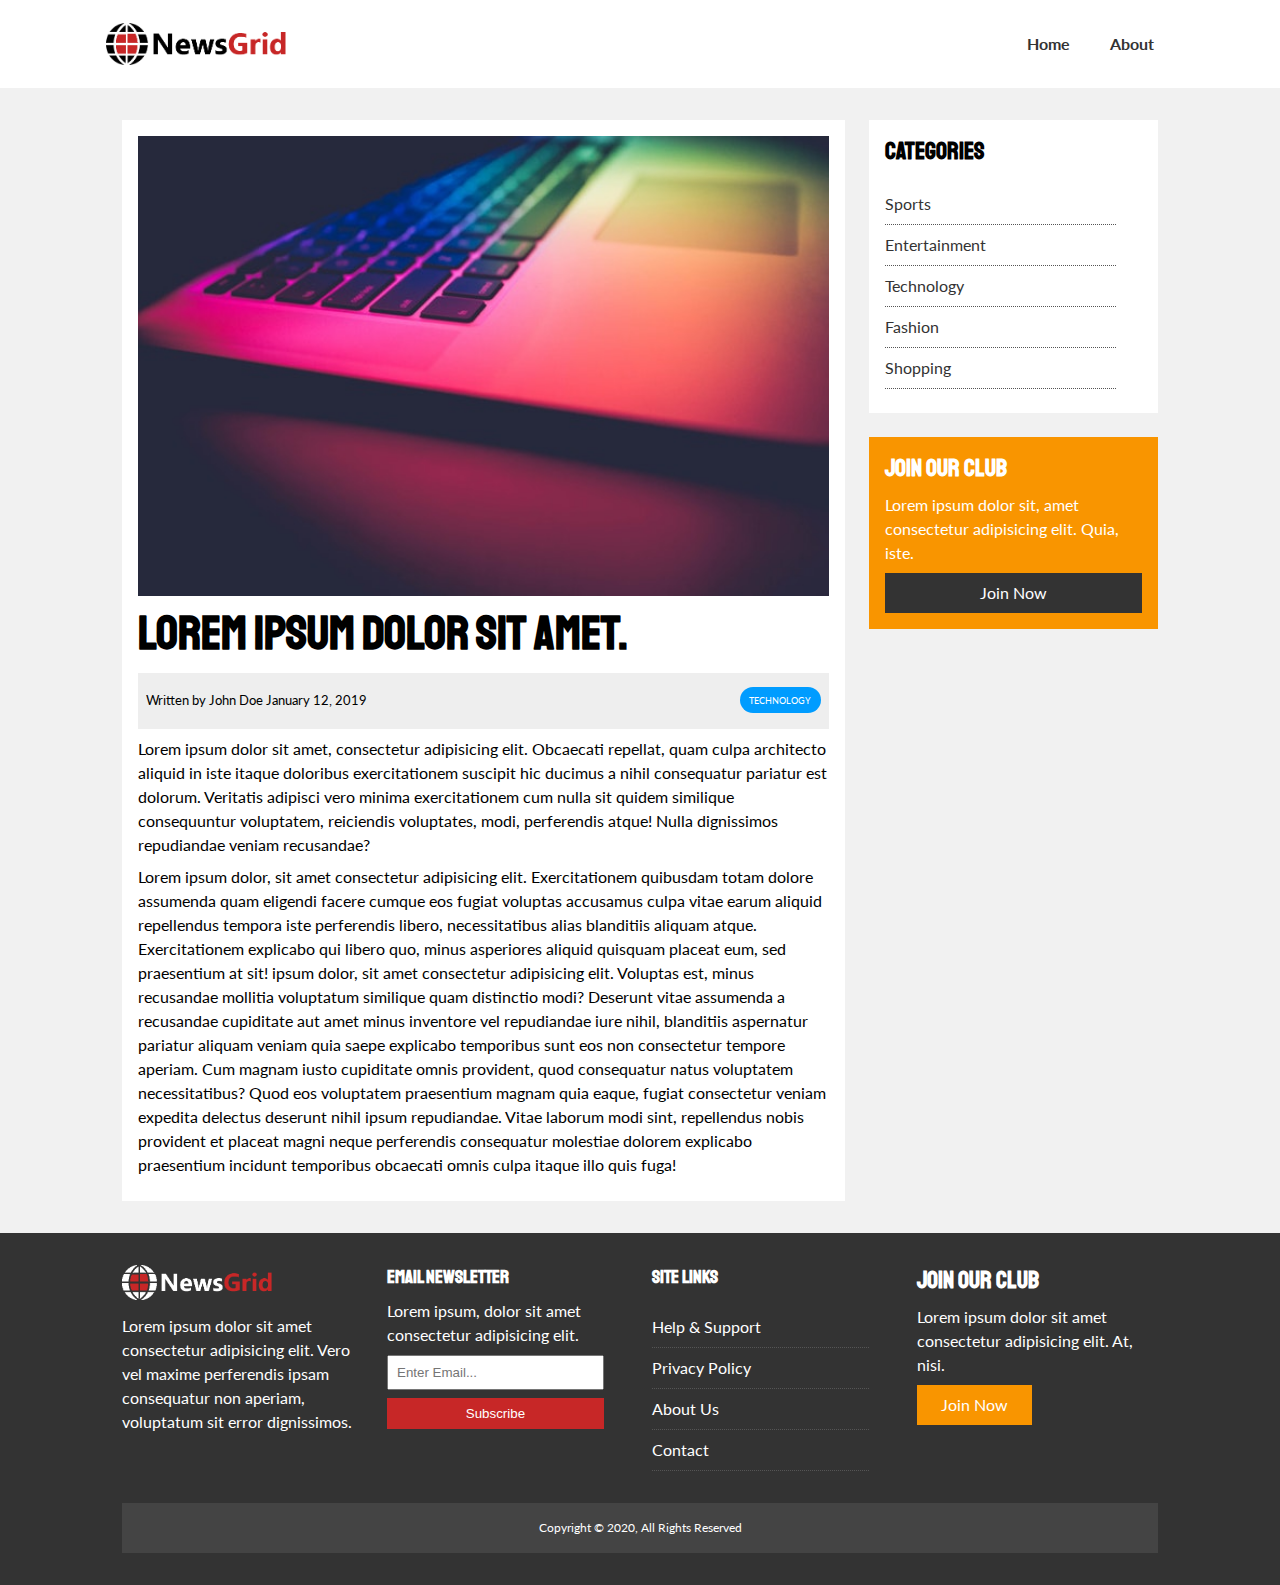
<file: article-5.html>
<!DOCTYPE html>
<html lang="en">
<head>
  <meta charset="UTF-8">
  <meta name="viewport" content="width=device-width, initial-scale=1.0">
  <link rel="stylesheet" href="https://use.fontawesome.com/releases/v5.15.1/css/all.css" integrity="sha384-vp86vTRFVJgpjF9jiIGPEEqYqlDwgyBgEF109VFjmqGmIY/Y4HV4d3Gp2irVfcrp" crossorigin="anonymous">
  <link rel="preconnect" href="https://fonts.gstatic.com">
  <link href="https://fonts.googleapis.com/css2?family=Lato&family=Staatliches&display=swap" rel="stylesheet">
  <link rel="stylesheet" href="css/style.css">
  <link rel="stylesheet" media="screen and (max-width: 768px)" href="css/mobile.css">
  <link rel="shortcut icon" type="image/x-icon" href="favicon.ico">
  <title>NewsGrid | Latest News</title>
</head>
<body>
  <nav id="main-nav">
    <div class="container">
      <img src="img/logo.png" alt="NewsGrid" class="logo">
      <div class="social">
        <a href="https://facebook.com" target="_blank"><i class="fab fa-facebook fa-2x"></i></a>
        <a href="https://twitter.com" target="_blank"><i class="fab fa-twitter fa-2x"></i></a>
        <a href="https://instagram.com" target="_blank"><i class="fab fa-instagram fa-2x"></i></a>
        <a href="https://youtube.com" target="_blank"><i class="fab fa-youtube fa-2x"></i></a>
      </div>
      <ul>
        <li><a href="index.html">Home</a></li>
        <li><a href="about.html">About</a></li>
      </ul>
    </div>
  </nav>

  <section id="article">
    <div class="container">
      <div class="page-container">
        <article class="card">
          <img src="img/articles/tech2.jpg" alt="">
          <h1 class="l-heading">Lorem ipsum dolor sit amet.</h1>
          <div class="meta">
            <small>
              <i class="fas fa-user"></i> Written by John Doe January 12, 2019
            </small>
            <div class="category category-tech">Technology</div>
          </div>
          <p>Lorem ipsum dolor sit amet, consectetur adipisicing elit. Obcaecati repellat, quam culpa architecto aliquid in iste itaque doloribus exercitationem suscipit hic ducimus a nihil consequatur pariatur est dolorum. Veritatis adipisci vero minima exercitationem cum nulla sit quidem similique consequuntur voluptatem, reiciendis voluptates, modi, perferendis atque! Nulla dignissimos repudiandae veniam recusandae?</p>
          <p>Lorem ipsum dolor, sit amet consectetur adipisicing elit. Exercitationem quibusdam totam dolore assumenda quam eligendi facere cumque eos fugiat voluptas accusamus culpa vitae earum aliquid repellendus tempora iste perferendis libero, necessitatibus alias blanditiis aliquam atque. Exercitationem explicabo qui libero quo, minus asperiores aliquid quisquam placeat eum, sed praesentium at sit! ipsum dolor, sit amet consectetur adipisicing elit. Voluptas est, minus recusandae mollitia voluptatum similique quam distinctio modi? Deserunt vitae assumenda a recusandae cupiditate aut amet minus inventore vel repudiandae iure nihil, blanditiis aspernatur pariatur aliquam veniam quia saepe explicabo temporibus sunt eos non consectetur tempore aperiam. Cum magnam iusto cupiditate omnis provident, quod consequatur natus voluptatem necessitatibus? Quod eos voluptatem praesentium magnam quia eaque, fugiat consectetur veniam expedita delectus deserunt nihil ipsum repudiandae. Vitae laborum modi sint, repellendus nobis provident et placeat magni neque perferendis consequatur molestiae dolorem explicabo praesentium incidunt temporibus obcaecati omnis culpa itaque illo quis fuga!</p>
        </article>

        <aside id="categories" class="card">
          <h2>Categories</h2>
          <ul class="list">
            <li><a href="sport.html"><i class="fas fa-chevron-right"></i> Sports</a></li>
            <li><a href="entertainment.html"><i class="fas fa-chevron-right"></i> Entertainment</a></li>
            <li><a href="technology.html"><i class="fas fa-chevron-right"></i> Technology</a></li>
            <li><a href="#"><i class="fas fa-chevron-right"></i> Fashion</a></li>
            <li><a href="#"><i class="fas fa-chevron-right"></i> Shopping</a></li>
          </ul>
        </aside>

        <aside class="card bg-secondary">
          <h2>Join Our Club</h2>
          <p>Lorem ipsum dolor sit, amet consectetur adipisicing elit. Quia, iste.</p>
          <a href="join-our-club.html" class="btn btn-dark btn-block">Join Now</a>
        </aside>
      </div>
    </div>
  </section>

  <!-- Footer -->
  <footer id="main-footer" class="py-2">
    <div class="container footer-container">
      <div>
        <img src="img/logo_light.png" alt="NewsGrid">
        <p>Lorem ipsum dolor sit amet consectetur adipisicing elit. Vero vel maxime perferendis ipsam consequatur non aperiam, voluptatum sit error dignissimos.</p>
      </div>
      <div>
        <h3>Email Newsletter</h3>
        <p>Lorem ipsum, dolor sit amet consectetur adipisicing elit.</p>
        <form name="contact" method="POST" data-netlify="true">
          <input type="email" name="email" placeholder="Enter Email...">
          <input type="submit" value="Subscribe" class="btn btn-primary">
        </form>
      </div>
      <div>
        <h3>Site Links</h3>
        <ul class="list">
          <li><a href="help&support.html">Help & Support</a></li>
          <li><a href="#">Privacy Policy</a></li>
          <li><a href="about.html">About Us</a></li>
          <li><a href="join-our-club.html">Contact</a></li>
        </ul>
      </div>
      <div>
        <h2>Join Our Club</h2>
        <p>Lorem ipsum dolor sit amet consectetur adipisicing elit. At, nisi.</p>
        <a href="join-our-club.html" class="btn btn-secondary">Join Now</a>
      </div>
      <div>
        <p>
          Copyright &copy; 2020, All Rights Reserved
        </p>
      </div>
    </div>
  </footer>
</body>
</html>
</file>
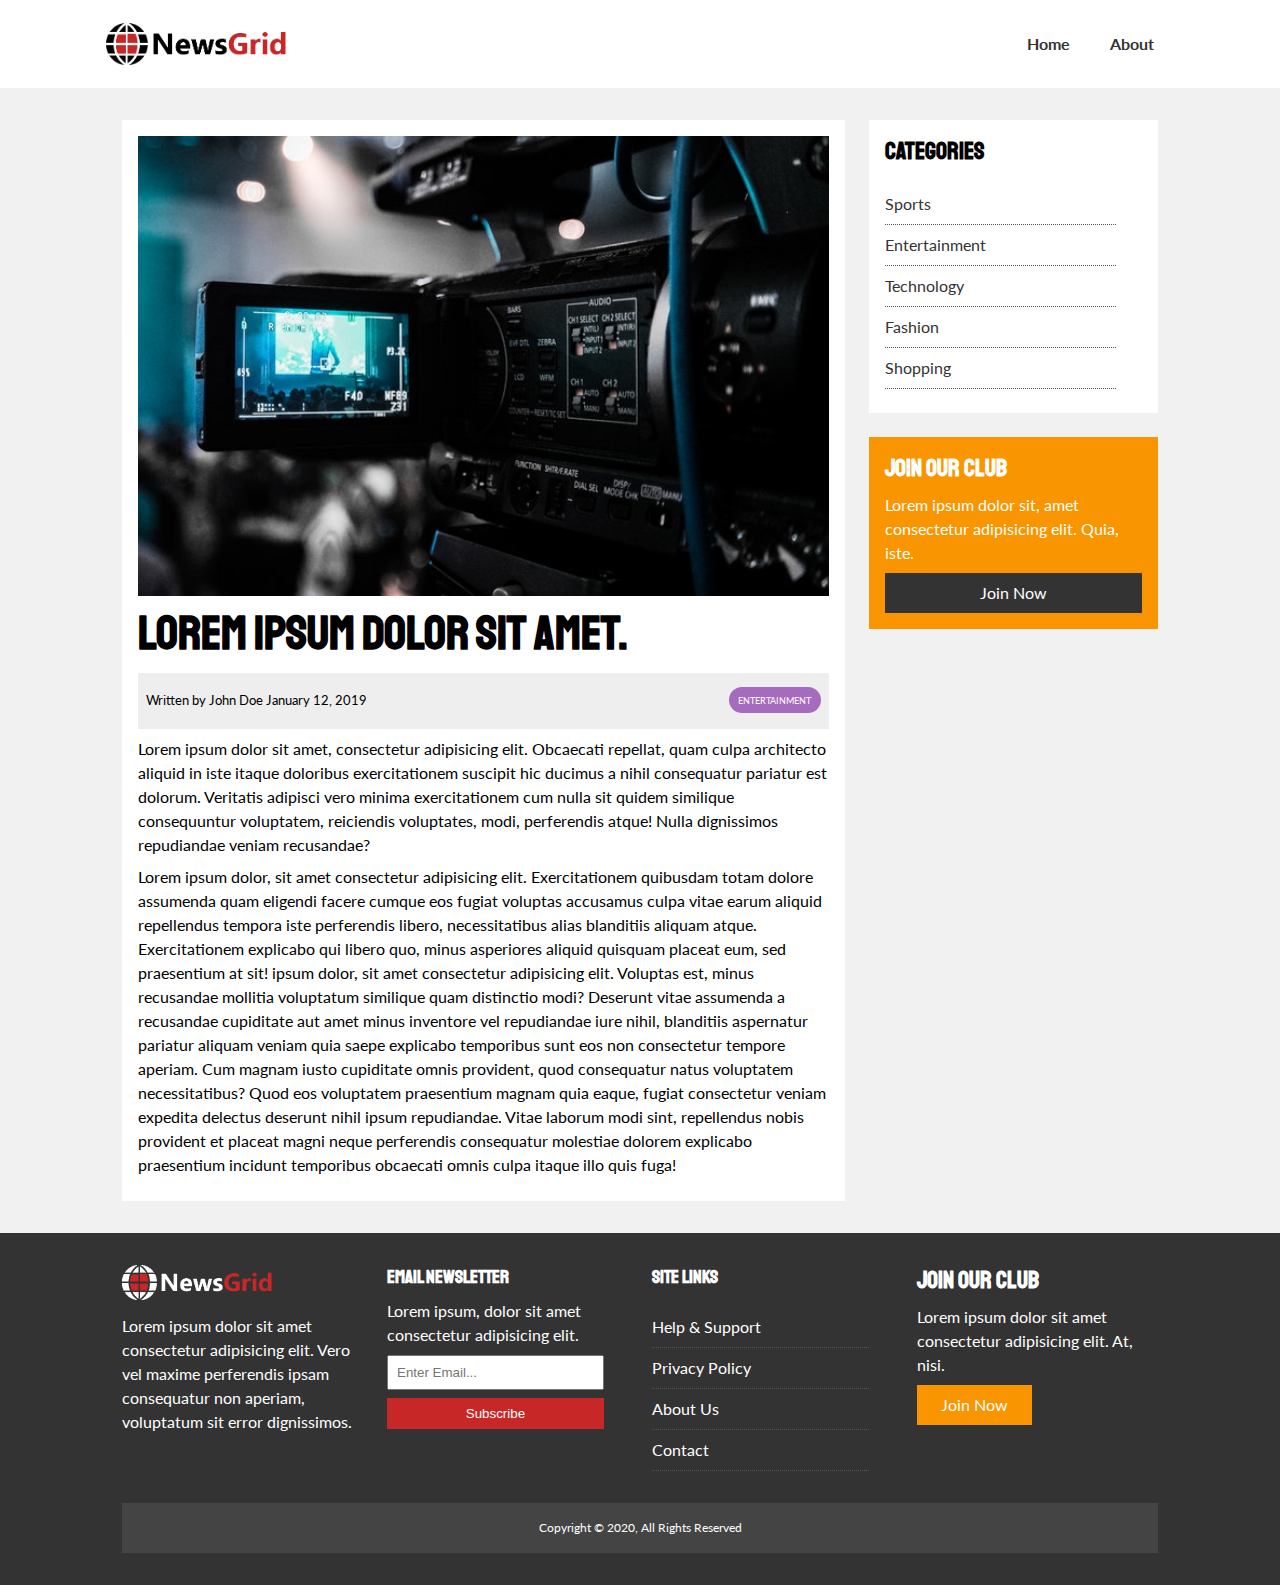
<file: article-6.html>
<!DOCTYPE html>
<html lang="en">
<head>
  <meta charset="UTF-8">
  <meta name="viewport" content="width=device-width, initial-scale=1.0">
  <link rel="stylesheet" href="https://use.fontawesome.com/releases/v5.15.1/css/all.css" integrity="sha384-vp86vTRFVJgpjF9jiIGPEEqYqlDwgyBgEF109VFjmqGmIY/Y4HV4d3Gp2irVfcrp" crossorigin="anonymous">
  <link rel="preconnect" href="https://fonts.gstatic.com">
  <link href="https://fonts.googleapis.com/css2?family=Lato&family=Staatliches&display=swap" rel="stylesheet">
  <link rel="stylesheet" href="css/style.css">
  <link rel="stylesheet" media="screen and (max-width: 768px)" href="css/mobile.css">
  <link rel="shortcut icon" type="image/x-icon" href="favicon.ico">
  <title>NewsGrid | Latest News</title>
</head>
<body>
  <nav id="main-nav">
    <div class="container">
      <img src="img/logo.png" alt="NewsGrid" class="logo">
      <div class="social">
        <a href="https://facebook.com" target="_blank"><i class="fab fa-facebook fa-2x"></i></a>
        <a href="https://twitter.com" target="_blank"><i class="fab fa-twitter fa-2x"></i></a>
        <a href="https://instagram.com" target="_blank"><i class="fab fa-instagram fa-2x"></i></a>
        <a href="https://youtube.com" target="_blank"><i class="fab fa-youtube fa-2x"></i></a>
      </div>
      <ul>
        <li><a href="index.html">Home</a></li>
        <li><a href="about.html">About</a></li>
      </ul>
    </div>
  </nav>

  <section id="article">
    <div class="container">
      <div class="page-container">
        <article class="card">
          <img src="img/articles/ent2.jpg" alt="">
          <h1 class="l-heading">Lorem ipsum dolor sit amet.</h1>
          <div class="meta">
            <small>
              <i class="fas fa-user"></i> Written by John Doe January 12, 2019
            </small>
            <div class="category category-ent">Entertainment</div>
          </div>
          <p>Lorem ipsum dolor sit amet, consectetur adipisicing elit. Obcaecati repellat, quam culpa architecto aliquid in iste itaque doloribus exercitationem suscipit hic ducimus a nihil consequatur pariatur est dolorum. Veritatis adipisci vero minima exercitationem cum nulla sit quidem similique consequuntur voluptatem, reiciendis voluptates, modi, perferendis atque! Nulla dignissimos repudiandae veniam recusandae?</p>
          <p>Lorem ipsum dolor, sit amet consectetur adipisicing elit. Exercitationem quibusdam totam dolore assumenda quam eligendi facere cumque eos fugiat voluptas accusamus culpa vitae earum aliquid repellendus tempora iste perferendis libero, necessitatibus alias blanditiis aliquam atque. Exercitationem explicabo qui libero quo, minus asperiores aliquid quisquam placeat eum, sed praesentium at sit! ipsum dolor, sit amet consectetur adipisicing elit. Voluptas est, minus recusandae mollitia voluptatum similique quam distinctio modi? Deserunt vitae assumenda a recusandae cupiditate aut amet minus inventore vel repudiandae iure nihil, blanditiis aspernatur pariatur aliquam veniam quia saepe explicabo temporibus sunt eos non consectetur tempore aperiam. Cum magnam iusto cupiditate omnis provident, quod consequatur natus voluptatem necessitatibus? Quod eos voluptatem praesentium magnam quia eaque, fugiat consectetur veniam expedita delectus deserunt nihil ipsum repudiandae. Vitae laborum modi sint, repellendus nobis provident et placeat magni neque perferendis consequatur molestiae dolorem explicabo praesentium incidunt temporibus obcaecati omnis culpa itaque illo quis fuga!</p>
        </article>

        <aside id="categories" class="card">
          <h2>Categories</h2>
          <ul class="list">
            <li><a href="sport.html"><i class="fas fa-chevron-right"></i> Sports</a></li>
            <li><a href="entertainment.html"><i class="fas fa-chevron-right"></i> Entertainment</a></li>
            <li><a href="technology.html"><i class="fas fa-chevron-right"></i> Technology</a></li>
            <li><a href="#"><i class="fas fa-chevron-right"></i> Fashion</a></li>
            <li><a href="#"><i class="fas fa-chevron-right"></i> Shopping</a></li>
          </ul>
        </aside>

        <aside class="card bg-secondary">
          <h2>Join Our Club</h2>
          <p>Lorem ipsum dolor sit, amet consectetur adipisicing elit. Quia, iste.</p>
          <a href="join-our-club.html" class="btn btn-dark btn-block">Join Now</a>
        </aside>
      </div>
    </div>
  </section>

  <!-- Footer -->
  <footer id="main-footer" class="py-2">
    <div class="container footer-container">
      <div>
        <img src="img/logo_light.png" alt="NewsGrid">
        <p>Lorem ipsum dolor sit amet consectetur adipisicing elit. Vero vel maxime perferendis ipsam consequatur non aperiam, voluptatum sit error dignissimos.</p>
      </div>
      <div>
        <h3>Email Newsletter</h3>
        <p>Lorem ipsum, dolor sit amet consectetur adipisicing elit.</p>
        <form name="contact" method="POST" data-netlify="true">
          <input type="email" name="email" placeholder="Enter Email...">
          <input type="submit" value="Subscribe" class="btn btn-primary">
        </form>
      </div>
      <div>
        <h3>Site Links</h3>
        <ul class="list">
          <li><a href="help&support.html">Help & Support</a></li>
          <li><a href="#">Privacy Policy</a></li>
          <li><a href="about.html">About Us</a></li>
          <li><a href="join-our-club.html">Contact</a></li>
        </ul>
      </div>
      <div>
        <h2>Join Our Club</h2>
        <p>Lorem ipsum dolor sit amet consectetur adipisicing elit. At, nisi.</p>
        <a href="join-our-club.html" class="btn btn-secondary">Join Now</a>
      </div>
      <div>
        <p>
          Copyright &copy; 2020, All Rights Reserved
        </p>
      </div>
    </div>
  </footer>
</body>
</html>
</file>
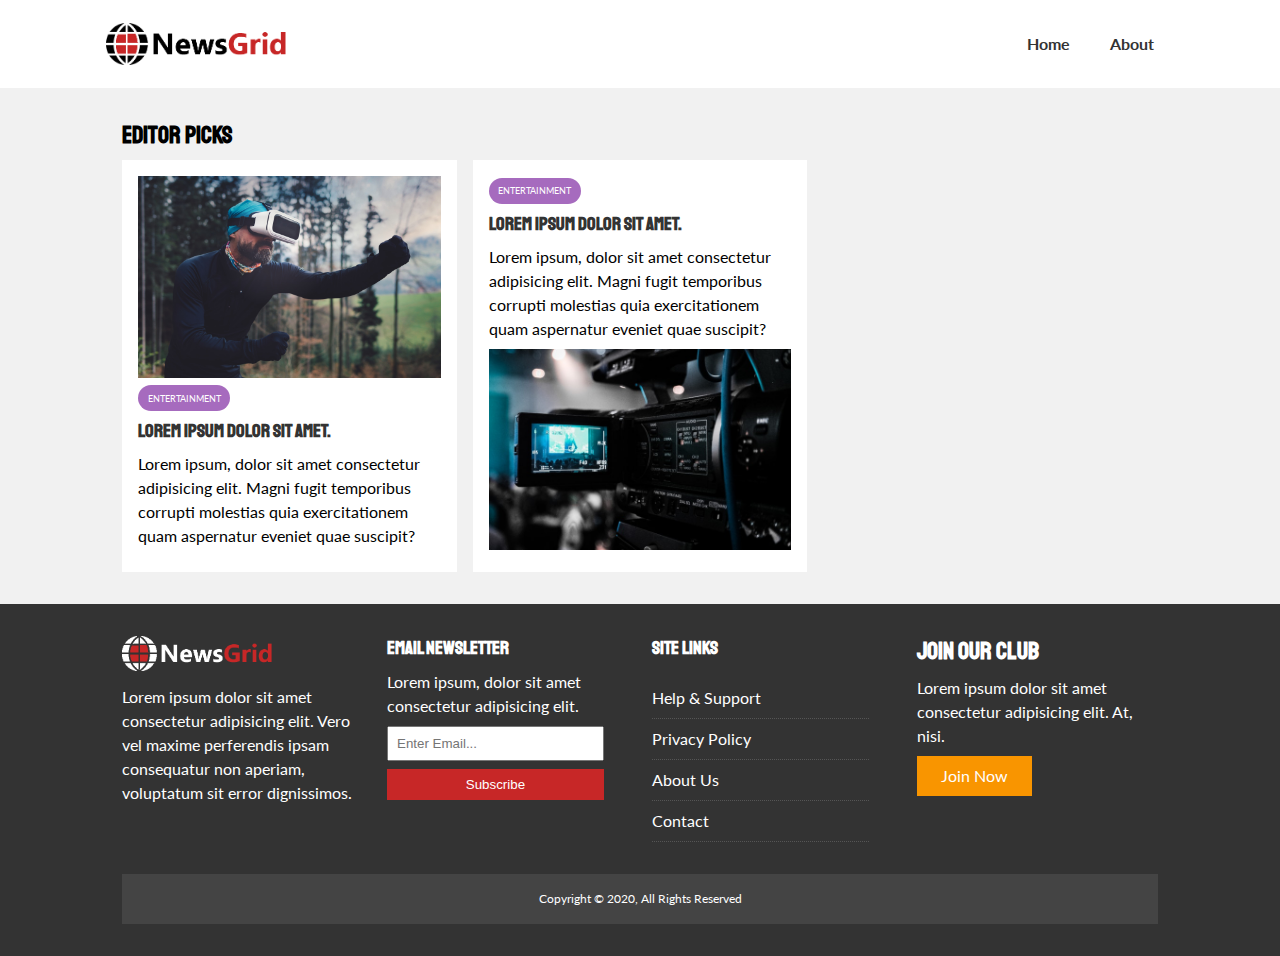
<file: entertainment.html>
<!DOCTYPE html>
<html lang="en">
<head>
  <meta charset="UTF-8">
  <meta name="viewport" content="width=device-width, initial-scale=1.0">
  <link rel="stylesheet" href="https://use.fontawesome.com/releases/v5.15.1/css/all.css" integrity="sha384-vp86vTRFVJgpjF9jiIGPEEqYqlDwgyBgEF109VFjmqGmIY/Y4HV4d3Gp2irVfcrp" crossorigin="anonymous">
  <link rel="preconnect" href="https://fonts.gstatic.com">
  <link href="https://fonts.googleapis.com/css2?family=Lato&family=Staatliches&display=swap" rel="stylesheet">
  <link rel="stylesheet" href="css/style.css">
  <link rel="stylesheet" media="screen and (max-width: 768px)" href="css/mobile.css">
  <link rel="shortcut icon" type="image/x-icon" href="favicon.ico">
  <title>NewsGrid | Latest News</title>
</head>
<body>
  <nav id="main-nav">
    <div class="container">
      <img src="img/logo.png" alt="NewsGrid" class="logo">
      <div class="social">
        <a href="https://facebook.com" target="_blank"><i class="fab fa-facebook fa-2x"></i></a>
        <a href="https://twitter.com" target="_blank"><i class="fab fa-twitter fa-2x"></i></a>
        <a href="https://instagram.com" target="_blank"><i class="fab fa-instagram fa-2x"></i></a>
        <a href="https://youtube.com" target="_blank"><i class="fab fa-youtube fa-2x"></i></a>
      </div>
      <ul>
        <li><a href="index.html">Home</a></li>
        <li><a href="about.html">About</a></li>
      </ul>
    </div>
  </nav>

  <!-- Home Articles -->
  <section id="home-articles" class="py-2">
    <div class="container">
     <h2>Editor Picks</h2>
     <div class="category-container">
        <article class="card">
         <img src="img/articles/ent1.jpg" alt="">
         <div>
           <div class="category category-ent">Entertainment</div>
           <h3>
             <a href="article-2.html">Lorem ipsum dolor sit amet.</a>
           </h3>
           <p>Lorem ipsum, dolor sit amet consectetur adipisicing elit. Magni fugit temporibus corrupti molestias quia exercitationem quam aspernatur eveniet quae suscipit?</p>
         </div>
        </article>
        <article class="card">
          <div>
            <div class="category category-ent">Entertainment</div>
            <h3>
              <a href="article-6.html">Lorem ipsum dolor sit amet.</a>
            </h3>
            <p>Lorem ipsum, dolor sit amet consectetur adipisicing elit. Magni fugit temporibus corrupti molestias quia exercitationem quam aspernatur eveniet quae suscipit?</p>
          </div>
          <img src="img/articles/ent2.jpg" alt="">
         </article>
     </div>
    </div>
  </section>

  <!-- Footer -->
  <footer id="main-footer" class="py-2">
    <div class="container footer-container">
      <div>
        <img src="img/logo_light.png" alt="NewsGrid">
        <p>Lorem ipsum dolor sit amet consectetur adipisicing elit. Vero vel maxime perferendis ipsam consequatur non aperiam, voluptatum sit error dignissimos.</p>
      </div>
      <div>
        <h3>Email Newsletter</h3>
        <p>Lorem ipsum, dolor sit amet consectetur adipisicing elit.</p>
        <form name="contact" method="POST" data-netlify="true">
          <input type="email" name="email" placeholder="Enter Email...">
          <input type="submit" value="Subscribe" class="btn btn-primary">
        </form>
      </div>
      <div>
        <h3>Site Links</h3>
        <ul class="list">
          <li><a href="help&support.html">Help & Support</a></li>
          <li><a href="#">Privacy Policy</a></li>
          <li><a href="about.html">About Us</a></li>
          <li><a href="join-our-club.html">Contact</a></li>
        </ul>
      </div>
      <div>
        <h2>Join Our Club</h2>
        <p>Lorem ipsum dolor sit amet consectetur adipisicing elit. At, nisi.</p>
        <a href="join-our-club.html" class="btn btn-secondary">Join Now</a>
      </div>
      <div>
        <p>
          Copyright &copy; 2020, All Rights Reserved
        </p>
      </div>
    </div>
  </footer>
</body>
</html>
</file>
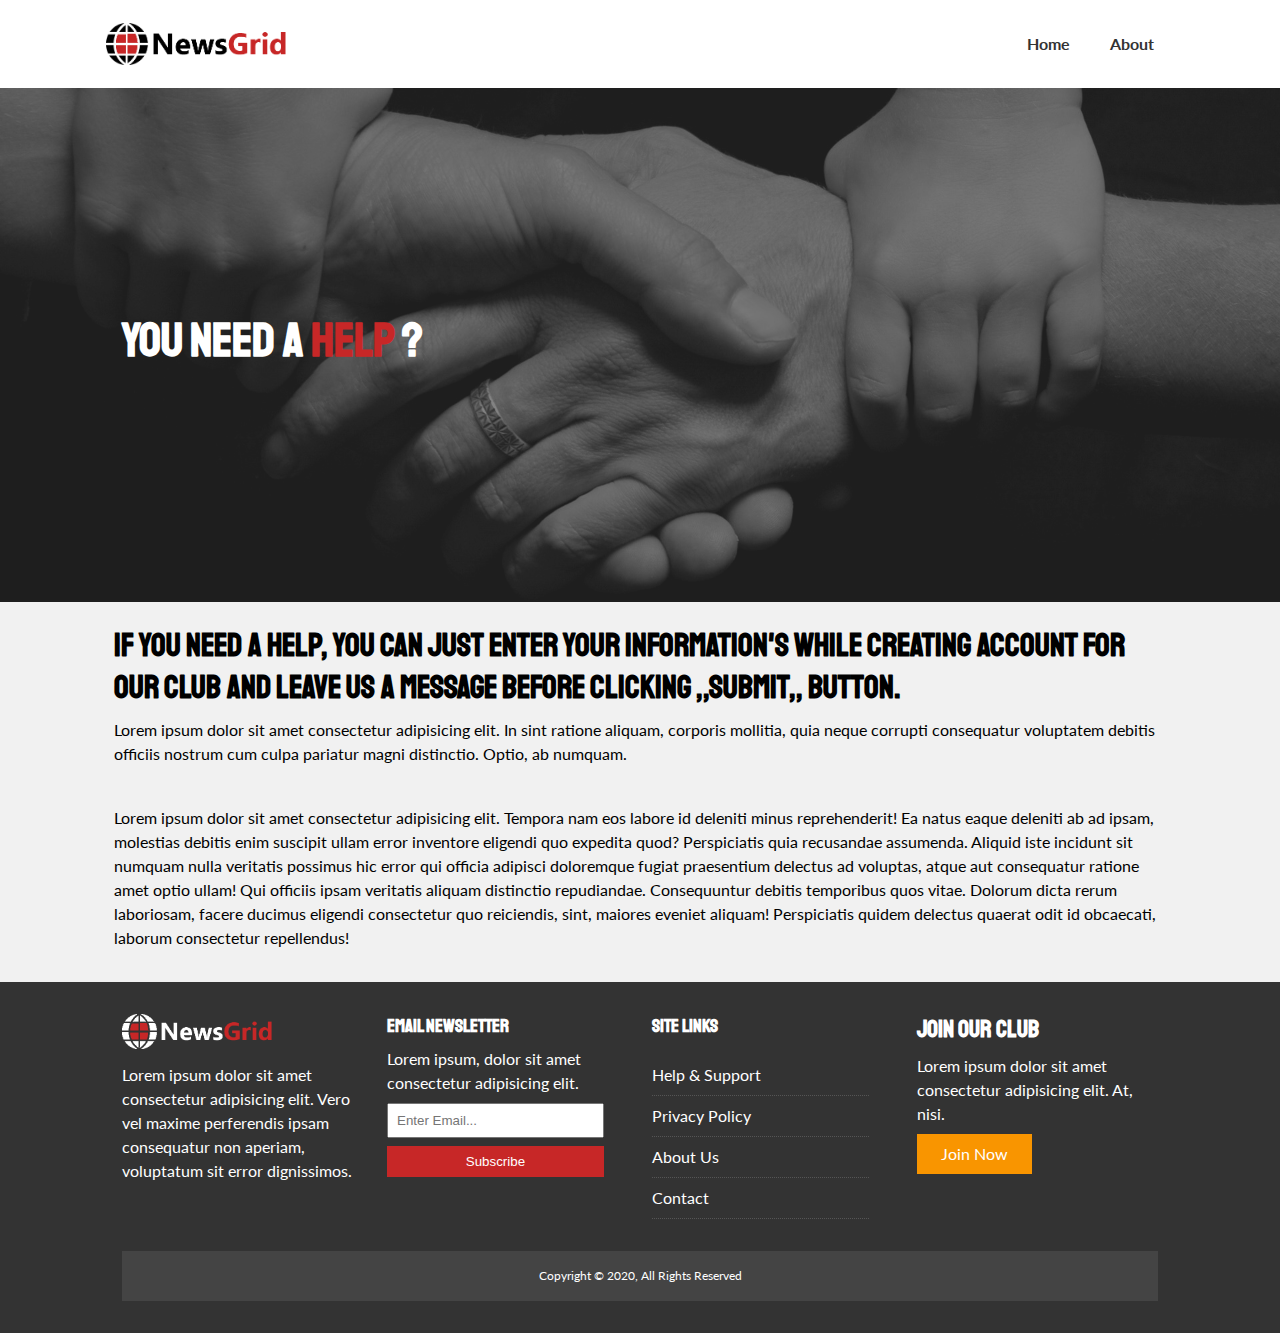
<file: help&support.html>
<!DOCTYPE html>
<html lang="en">
<head>
  <meta charset="UTF-8">
  <meta name="viewport" content="width=device-width, initial-scale=1.0">
  <link rel="stylesheet" href="https://use.fontawesome.com/releases/v5.15.1/css/all.css" integrity="sha384-vp86vTRFVJgpjF9jiIGPEEqYqlDwgyBgEF109VFjmqGmIY/Y4HV4d3Gp2irVfcrp" crossorigin="anonymous">
  <link rel="preconnect" href="https://fonts.gstatic.com">
  <link href="https://fonts.googleapis.com/css2?family=Lato&family=Staatliches&display=swap" rel="stylesheet">
  <link rel="stylesheet" href="css/style.css">
  <link rel="stylesheet" media="screen and (max-width: 768px)" href="css/mobile.css">
  <link rel="shortcut icon" type="image/x-icon" href="favicon.ico">
  <title>NewsGrid | Latest News</title>
</head>
<body>
  <nav id="main-nav">
    <div class="container">
      <img src="img/logo.png" alt="NewsGrid" class="logo">
      <div class="social">
        <a href="https://facebook.com" target="_blank"><i class="fab fa-facebook fa-2x"></i></a>
        <a href="https://twitter.com" target="_blank"><i class="fab fa-twitter fa-2x"></i></a>
        <a href="https://instagram.com" target="_blank"><i class="fab fa-instagram fa-2x"></i></a>
        <a href="https://youtube.com" target="_blank"><i class="fab fa-youtube fa-2x"></i></a>
      </div>
      <ul>
        <li><a href="index.html">Home</a></li>
        <li><a href="about.html">About</a></li>
      </ul>
    </div>
  </nav>

  <!-- Showcase -->
  <header id="support">
    <div class="container">
      <div class="support-container">
        <div class="support-content">
          <h1 class="l-heading">You need a <span class="text-1">Help</span> ?</h1>
        </div>
      </div>
    </div>
  </header>

  <section class="container p-1">
    <h1>If You need a Help, You can just enter Your Information's while creating Account for Our club and Leave us a message before clicking ,,Submit,, button. </h1>
    <p>Lorem ipsum dolor sit amet consectetur adipisicing elit. In sint ratione aliquam, corporis mollitia, quia neque corrupti consequatur voluptatem debitis officiis nostrum cum culpa pariatur magni distinctio. Optio, ab numquam.</p>
    <br>
    <p>Lorem ipsum dolor sit amet consectetur adipisicing elit. Tempora nam eos labore id deleniti minus reprehenderit! Ea natus eaque deleniti ab ad ipsam, molestias debitis enim suscipit ullam error inventore eligendi quo expedita quod? Perspiciatis quia recusandae assumenda. Aliquid iste incidunt sit numquam nulla veritatis possimus hic error qui officia adipisci doloremque fugiat praesentium delectus ad voluptas, atque aut consequatur ratione amet optio ullam! Qui officiis ipsam veritatis aliquam distinctio repudiandae. Consequuntur debitis temporibus quos vitae. Dolorum dicta rerum laboriosam, facere ducimus eligendi consectetur quo reiciendis, sint, maiores eveniet aliquam! Perspiciatis quidem delectus quaerat odit id obcaecati, laborum consectetur repellendus!</p>
  </section>

  <!-- Footer -->
  <footer id="main-footer" class="py-2">
    <div class="container footer-container">
      <div>
        <img src="img/logo_light.png" alt="NewsGrid">
        <p>Lorem ipsum dolor sit amet consectetur adipisicing elit. Vero vel maxime perferendis ipsam consequatur non aperiam, voluptatum sit error dignissimos.</p>
      </div>
      <div>
        <h3>Email Newsletter</h3>
        <p>Lorem ipsum, dolor sit amet consectetur adipisicing elit.</p>
        <form name="contact" method="POST" data-netlify="true">
          <input type="email" name="email" placeholder="Enter Email...">
          <input type="submit" value="Subscribe" class="btn btn-primary">
        </form>
      </div>
      <div>
        <h3>Site Links</h3>
        <ul class="list">
          <li><a href="help&support.html">Help & Support</a></li>
          <li><a href="#">Privacy Policy</a></li>
          <li><a href="about.html">About Us</a></li>
          <li><a href="join-our-club.html">Contact</a></li>
        </ul>
      </div>
      <div>
        <h2>Join Our Club</h2>
        <p>Lorem ipsum dolor sit amet consectetur adipisicing elit. At, nisi.</p>
        <a href="join-our-club.html" class="btn btn-secondary">Join Now</a>
      </div>
      <div>
        <p>
          Copyright &copy; 2020, All Rights Reserved
        </p>
      </div>
    </div>
  </footer>
</body>
</html>
</file>
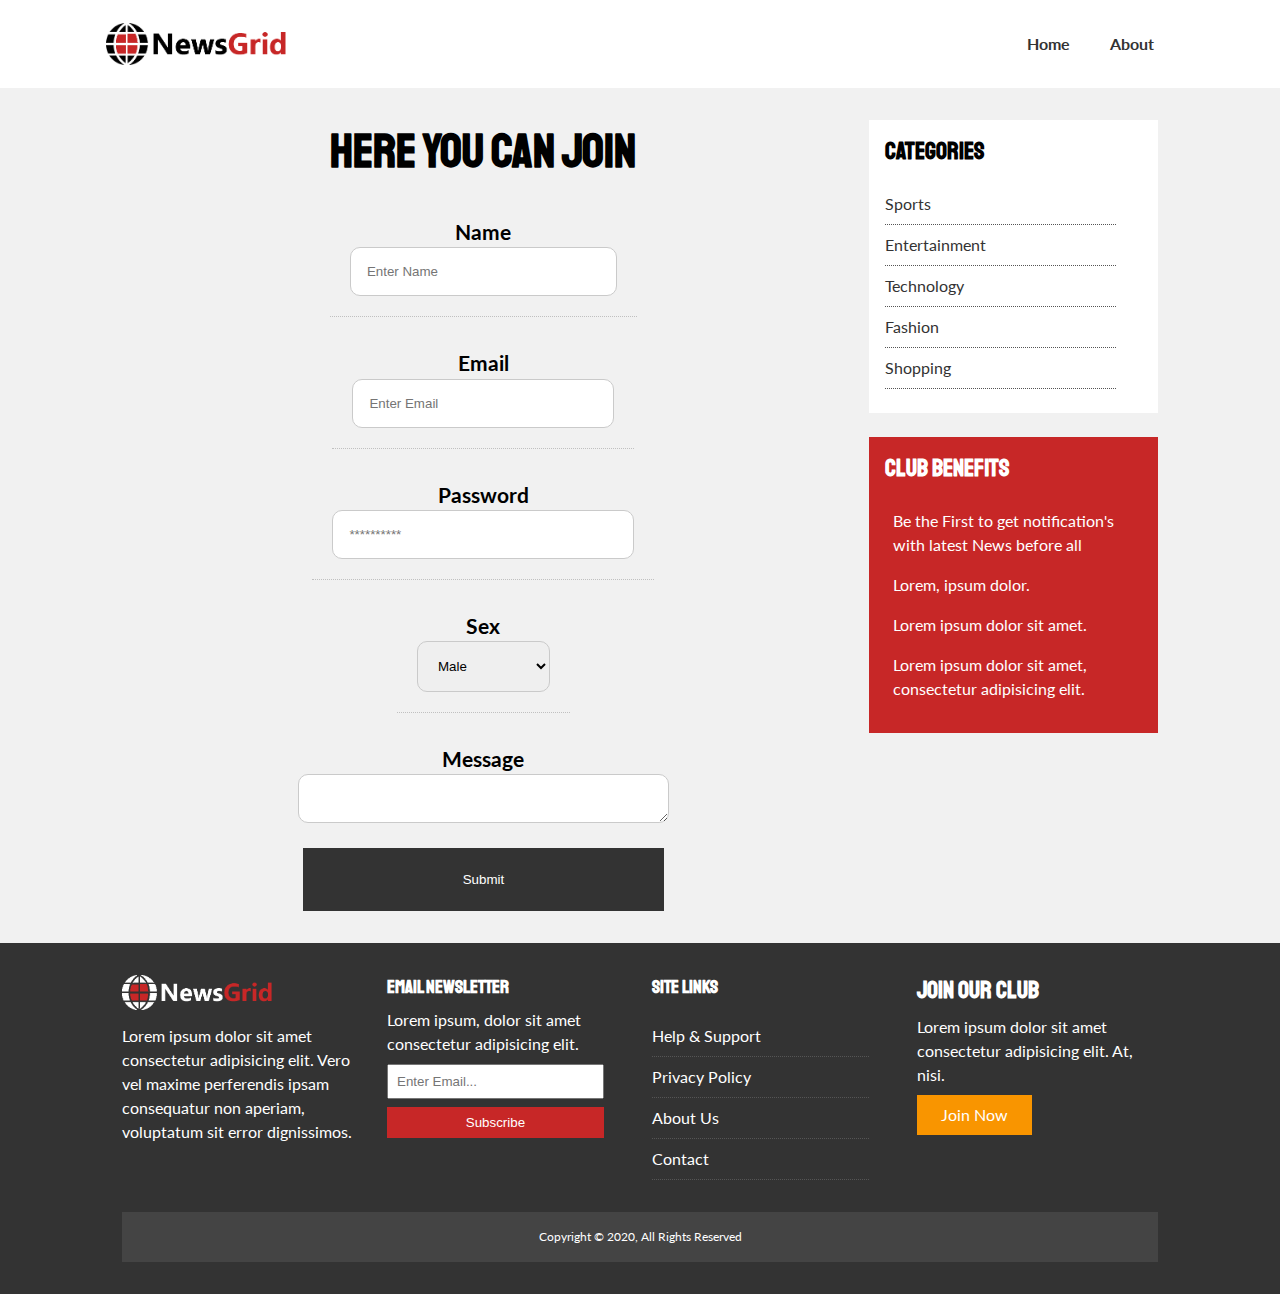
<file: join-our-club.html>
<!DOCTYPE html>
<html lang="en">
<head>
  <meta charset="UTF-8">
  <meta name="viewport" content="width=device-width, initial-scale=1.0">
  <link rel="stylesheet" href="https://use.fontawesome.com/releases/v5.15.1/css/all.css" integrity="sha384-vp86vTRFVJgpjF9jiIGPEEqYqlDwgyBgEF109VFjmqGmIY/Y4HV4d3Gp2irVfcrp" crossorigin="anonymous">
  <link rel="preconnect" href="https://fonts.gstatic.com">
  <link href="https://fonts.googleapis.com/css2?family=Lato&family=Staatliches&display=swap" rel="stylesheet">
  <link rel="stylesheet" href="css/style.css">
  <link rel="stylesheet" media="screen and (max-width: 768px)" href="css/mobile.css">
  <link rel="shortcut icon" type="image/x-icon" href="favicon.ico">
  <title>NewsGrid | Latest News</title>
</head>
<body>
  <nav id="main-nav">
    <div class="container">
      <img src="img/logo.png" alt="NewsGrid" class="logo">
      <div class="social">
        <a href="https://facebook.com" target="_blank"><i class="fab fa-facebook fa-2x"></i></a>
        <a href="https://twitter.com" target="_blank"><i class="fab fa-twitter fa-2x"></i></a>
        <a href="https://instagram.com" target="_blank"><i class="fab fa-instagram fa-2x"></i></a>
        <a href="https://youtube.com" target="_blank"><i class="fab fa-youtube fa-2x"></i></a>
      </div>
      <ul>
        <li><a href="index.html">Home</a></li>
        <li><a href="about.html">About</a></li>
      </ul>
    </div>
  </nav>

  <section id="article">
    <div class="container">
      <div class="page-container">
        <form name="contact" method="POST" data-netlify="true" class="club-form bg-light">
          <h2 class="l-heading">Here you can Join</h2>
          <div class="form-control">
            <label for="name">Name</label>
            <input type="text" name="name" id="name" placeholder="Enter Name">
          </div>
          <div class="form-control">
            <label for="email">Email</label>
            <input type="email" name="email" id="email" placeholder="Enter Email">
          </div>
          <div class="form-control">
            <label for="Password">Password</label>
            <input type="password" name="password" id="password" placeholder="**********">
          </div>
          <div class="form-control">
            <label for="sex">Sex</label>
            <select name="sex" id="sex">
              <option value="male">Male</option>
              <option value="female">Female</option>
              <option value="male">Other</option>
            </select>
          </div>
          <div class="form-control form-control-1">
            <label for="message">Message</label>
            <textarea name="message" id="message" cols="30" rows="1"></textarea>
          </div>
          <input type="submit" value="Submit" class="btn btn-dark p-1">
        </form>

        <aside id="categories" class="card">
          <h2>Categories</h2>
          <ul class="list">
            <li><a href="sport.html"><i class="fas fa-chevron-right"></i> Sports</a></li>
            <li><a href="entertainment.html"><i class="fas fa-chevron-right"></i> Entertainment</a></li>
            <li><a href="technology.html"><i class="fas fa-chevron-right"></i> Technology</a></li>
            <li><a href="#"><i class="fas fa-chevron-right"></i> Fashion</a></li>
            <li><a href="#"><i class="fas fa-chevron-right"></i> Shopping</a></li>
          </ul>
        </aside>

        <aside id="categories" class="card bg-primary">
          <h2>Club Benefits</h2>
          <ul>
            <li> <i class="fas fa-chevron-right"></i>  Be the First to get notification's with latest News before all</li>
            <li> <i class="fas fa-chevron-right"></i>  Lorem, ipsum dolor.</li>
            <li> <i class="fas fa-chevron-right"></i>  Lorem ipsum dolor sit amet.</li>
            <li> <i class="fas fa-chevron-right"></i>  Lorem ipsum dolor sit amet, consectetur adipisicing elit.</li>
          </ul>
        </aside>
      </div>
    </div>
  </section>

  <!-- Footer -->
  <footer id="main-footer" class="py-2">
    <div class="container footer-container">
      <div>
        <img src="img/logo_light.png" alt="NewsGrid">
        <p>Lorem ipsum dolor sit amet consectetur adipisicing elit. Vero vel maxime perferendis ipsam consequatur non aperiam, voluptatum sit error dignissimos.</p>
      </div>
      <div>
        <h3>Email Newsletter</h3>
        <p>Lorem ipsum, dolor sit amet consectetur adipisicing elit.</p>
        <form name="contact" method="POST" data-netlify="true">
          <input type="email" name="email" placeholder="Enter Email...">
          <input type="submit" value="Subscribe" class="btn btn-primary">
        </form>
      </div>
      <div>
        <h3>Site Links</h3>
        <ul class="list">
          <li><a href="help&support.html">Help & Support</a></li>
          <li><a href="#">Privacy Policy</a></li>
          <li><a href="about.html">About Us</a></li>
          <li><a href="join-our-club.html">Contact</a></li>
        </ul>
      </div>
      <div>
        <h2>Join Our Club</h2>
        <p>Lorem ipsum dolor sit amet consectetur adipisicing elit. At, nisi.</p>
        <a href="join-our-club.html" class="btn btn-secondary">Join Now</a>
      </div>
      <div>
        <p>
          Copyright &copy; 2020, All Rights Reserved
        </p>
      </div>
    </div>
  </footer>
</body>
</html>
</file>
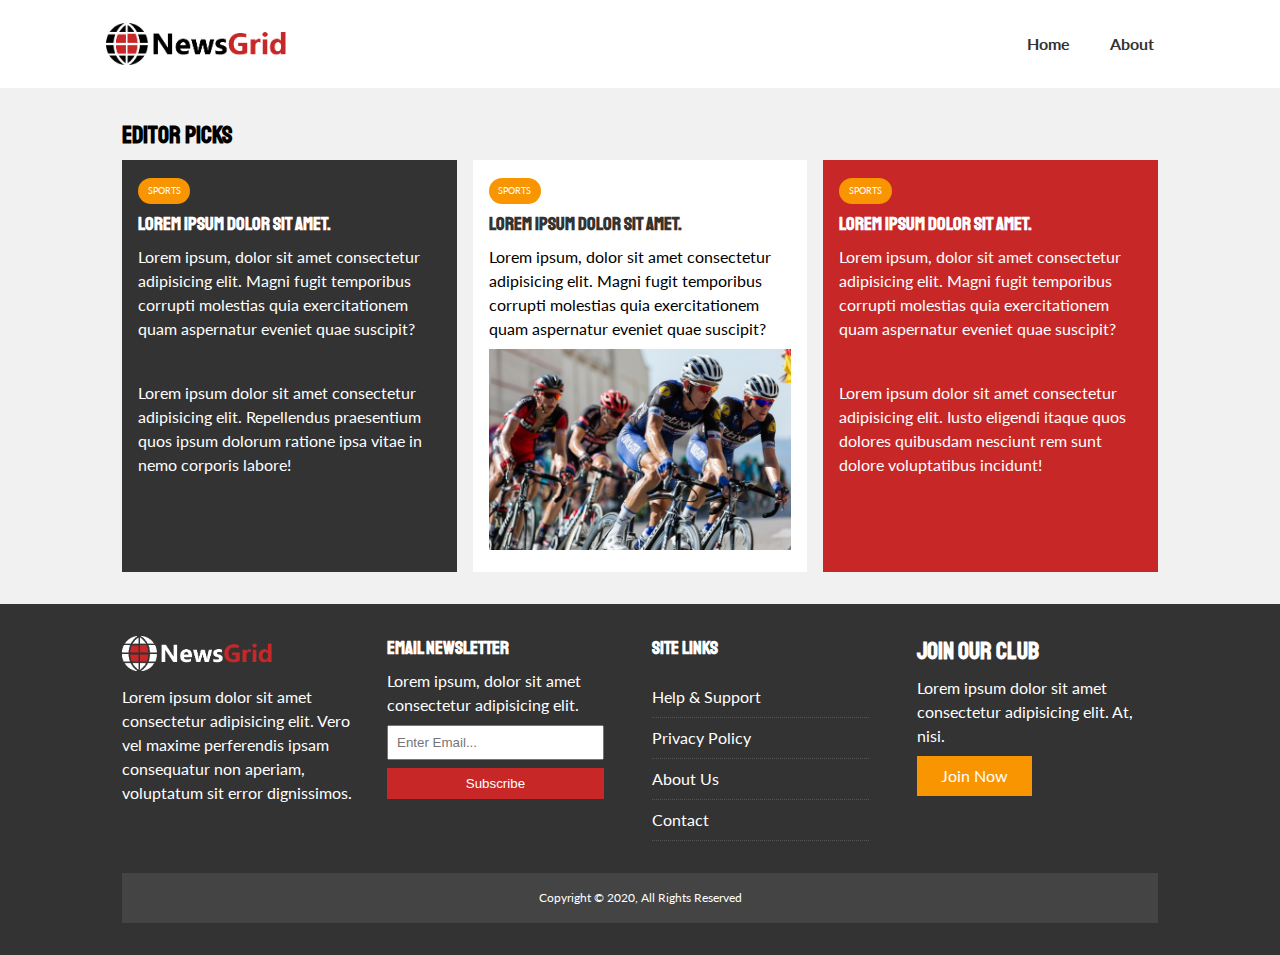
<file: sport.html>
<!DOCTYPE html>
<html lang="en">
<head>
  <meta charset="UTF-8">
  <meta name="viewport" content="width=device-width, initial-scale=1.0">
  <link rel="stylesheet" href="https://use.fontawesome.com/releases/v5.15.1/css/all.css" integrity="sha384-vp86vTRFVJgpjF9jiIGPEEqYqlDwgyBgEF109VFjmqGmIY/Y4HV4d3Gp2irVfcrp" crossorigin="anonymous">
  <link rel="preconnect" href="https://fonts.gstatic.com">
  <link href="https://fonts.googleapis.com/css2?family=Lato&family=Staatliches&display=swap" rel="stylesheet">
  <link rel="stylesheet" href="css/style.css">
  <link rel="stylesheet" media="screen and (max-width: 768px)" href="css/mobile.css">
  <link rel="shortcut icon" type="image/x-icon" href="favicon.ico">
  <title>NewsGrid | Latest News</title>
</head>
<body>
  <nav id="main-nav">
    <div class="container">
      <img src="img/logo.png" alt="NewsGrid" class="logo">
      <div class="social">
        <a href="https://facebook.com" target="_blank"><i class="fab fa-facebook fa-2x"></i></a>
        <a href="https://twitter.com" target="_blank"><i class="fab fa-twitter fa-2x"></i></a>
        <a href="https://instagram.com" target="_blank"><i class="fab fa-instagram fa-2x"></i></a>
        <a href="https://youtube.com" target="_blank"><i class="fab fa-youtube fa-2x"></i></a>
      </div>
      <ul>
        <li><a href="index.html">Home</a></li>
        <li><a href="about.html">About</a></li>
      </ul>
    </div>
  </nav>

  <!-- Home Articles -->
  <section id="home-articles" class="py-2">
    <div class="container">
     <h2>Editor Picks</h2>
     <div class="category-container">
        <article class="card bg-dark">
          <div class="category category-sports">Sports</div>
          <h3>
           <a href="article-1.html">Lorem ipsum dolor sit amet.</a>
          </h3>
          <p>Lorem ipsum, dolor sit amet consectetur adipisicing elit. Magni fugit temporibus corrupti molestias quia exercitationem quam aspernatur eveniet quae suscipit?</p>
          <br>
          <p>Lorem ipsum dolor sit amet consectetur adipisicing elit. Repellendus praesentium quos ipsum dolorum ratione ipsa vitae in nemo corporis labore!</p>
        </article>
        <article class="card">
          <div class="category category-sports">Sports</div>
          <h3>
           <a href="article-4.html">Lorem ipsum dolor sit amet.</a>
          </h3>
          <p>Lorem ipsum, dolor sit amet consectetur adipisicing elit. Magni fugit temporibus corrupti molestias quia exercitationem quam aspernatur eveniet quae suscipit?</p>
          <img src="img/articles/sports1.jpg" alt="">
        </article>
        <article class="card bg-primary">
          <div class="category category-sports">Sports</div>
          <h3>
           <a href="article-4.html">Lorem ipsum dolor sit amet.</a>
          </h3>
          <p>Lorem ipsum, dolor sit amet consectetur adipisicing elit. Magni fugit temporibus corrupti molestias quia exercitationem quam aspernatur eveniet quae suscipit?</p>
          <br>
          <p>Lorem ipsum dolor sit amet consectetur adipisicing elit. Iusto eligendi itaque quos dolores quibusdam nesciunt rem sunt dolore voluptatibus incidunt!</p>
        </article>
     </div>
    </div>
  </section>

  <!-- Footer -->
  <footer id="main-footer" class="py-2">
    <div class="container footer-container">
      <div>
        <img src="img/logo_light.png" alt="NewsGrid">
        <p>Lorem ipsum dolor sit amet consectetur adipisicing elit. Vero vel maxime perferendis ipsam consequatur non aperiam, voluptatum sit error dignissimos.</p>
      </div>
      <div>
        <h3>Email Newsletter</h3>
        <p>Lorem ipsum, dolor sit amet consectetur adipisicing elit.</p>
        <form name="contact" method="POST" data-netlify="true">
          <input type="email" name="email" placeholder="Enter Email...">
          <input type="submit" value="Subscribe" class="btn btn-primary">
        </form>
      </div>
      <div>
        <h3>Site Links</h3>
        <ul class="list">
          <li><a href="help&support.html">Help & Support</a></li>
          <li><a href="#">Privacy Policy</a></li>
          <li><a href="about.html">About Us</a></li>
          <li><a href="join-our-club.html">Contact</a></li>
        </ul>
      </div>
      <div>
        <h2>Join Our Club</h2>
        <p>Lorem ipsum dolor sit amet consectetur adipisicing elit. At, nisi.</p>
        <a href="join-our-club.html" class="btn btn-secondary">Join Now</a>
      </div>
      <div>
        <p>
          Copyright &copy; 2020, All Rights Reserved
        </p>
      </div>
    </div>
  </footer>
</body>
</html>
</file>
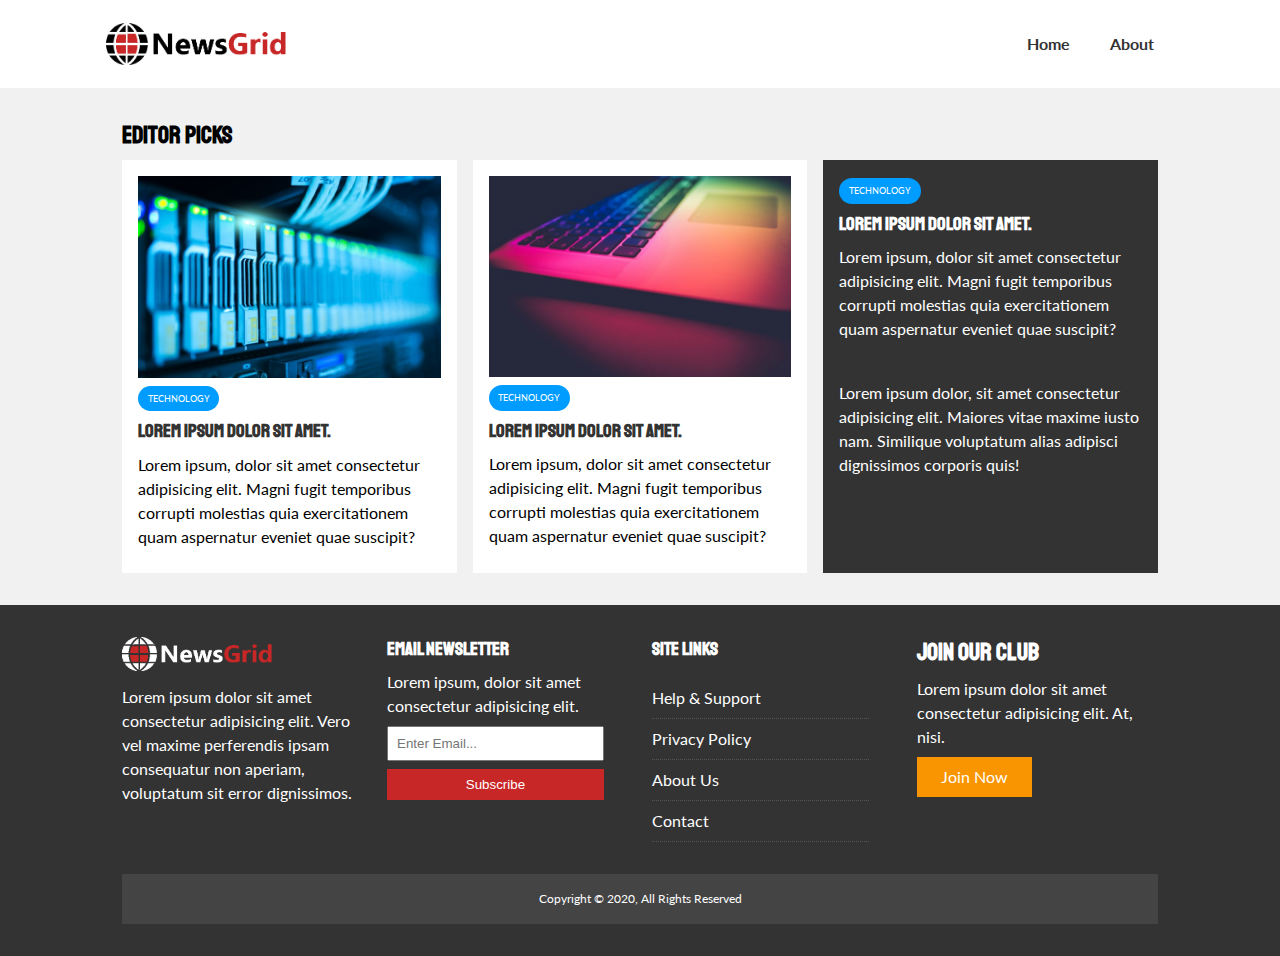
<file: technology.html>
<!DOCTYPE html>
<html lang="en">
<head>
  <meta charset="UTF-8">
  <meta name="viewport" content="width=device-width, initial-scale=1.0">
  <link rel="stylesheet" href="https://use.fontawesome.com/releases/v5.15.1/css/all.css" integrity="sha384-vp86vTRFVJgpjF9jiIGPEEqYqlDwgyBgEF109VFjmqGmIY/Y4HV4d3Gp2irVfcrp" crossorigin="anonymous">
  <link rel="preconnect" href="https://fonts.gstatic.com">
  <link href="https://fonts.googleapis.com/css2?family=Lato&family=Staatliches&display=swap" rel="stylesheet">
  <link rel="stylesheet" href="css/style.css">
  <link rel="stylesheet" media="screen and (max-width: 768px)" href="css/mobile.css">
  <link rel="shortcut icon" type="image/x-icon" href="favicon.ico">
  <title>NewsGrid | Latest News</title>
</head>
<body>
  <nav id="main-nav">
    <div class="container">
      <img src="img/logo.png" alt="NewsGrid" class="logo">
      <div class="social">
        <a href="https://facebook.com" target="_blank"><i class="fab fa-facebook fa-2x"></i></a>
        <a href="https://twitter.com" target="_blank"><i class="fab fa-twitter fa-2x"></i></a>
        <a href="https://instagram.com" target="_blank"><i class="fab fa-instagram fa-2x"></i></a>
        <a href="https://youtube.com" target="_blank"><i class="fab fa-youtube fa-2x"></i></a>
      </div>
      <ul>
        <li><a href="index.html">Home</a></li>
        <li><a href="about.html">About</a></li>
      </ul>
    </div>
  </nav>

  <!-- Home Articles -->
  <section id="home-articles" class="py-2">
    <div class="container">
     <h2>Editor Picks</h2>
     <div class="category-container">
        <article class="card">
          <img src="img/articles/tech1.jpg" alt="">
          <div class="category category-tech">Technology</div>
          <h3>
           <a href="article-3.html">Lorem ipsum dolor sit amet.</a>
          </h3>
          <p>Lorem ipsum, dolor sit amet consectetur adipisicing elit. Magni fugit temporibus corrupti molestias quia exercitationem quam aspernatur eveniet quae suscipit?</p>
        </article>
        <article class="card">
          <img src="img/articles/tech2.jpg" alt="">
          <div class="category category-tech">Technology</div>
          <h3>
           <a href="article-5.html">Lorem ipsum dolor sit amet.</a>
          </h3>
          <p>Lorem ipsum, dolor sit amet consectetur adipisicing elit. Magni fugit temporibus corrupti molestias quia exercitationem quam aspernatur eveniet quae suscipit?</p>
        </article>
        <article class="card bg-dark">
          <div class="category category-tech">Technology</div>
          <h3>
           <a href="article-1.html">Lorem ipsum dolor sit amet.</a>
          </h3>
          <p>Lorem ipsum, dolor sit amet consectetur adipisicing elit. Magni fugit temporibus corrupti molestias quia exercitationem quam aspernatur eveniet quae suscipit?</p>
          <br>
          <p>Lorem ipsum dolor, sit amet consectetur adipisicing elit. Maiores vitae maxime iusto nam. Similique voluptatum alias adipisci dignissimos corporis quis!</p>
        </article>
     </div>
    </div>
  </section>

  <!-- Footer -->
  <footer id="main-footer" class="py-2">
    <div class="container footer-container">
      <div>
        <img src="img/logo_light.png" alt="NewsGrid">
        <p>Lorem ipsum dolor sit amet consectetur adipisicing elit. Vero vel maxime perferendis ipsam consequatur non aperiam, voluptatum sit error dignissimos.</p>
      </div>
      <div>
        <h3>Email Newsletter</h3>
        <p>Lorem ipsum, dolor sit amet consectetur adipisicing elit.</p>
        <form name="contact" method="POST" data-netlify="true">
          <input type="email" name="email" placeholder="Enter Email...">
          <input type="submit" value="Subscribe" class="btn btn-primary">
        </form>
      </div>
      <div>
        <h3>Site Links</h3>
        <ul class="list">
          <li><a href="help&support.html">Help & Support</a></li>
          <li><a href="#">Privacy Policy</a></li>
          <li><a href="about.html">About Us</a></li>
          <li><a href="join-our-club.html">Contact</a></li>
        </ul>
      </div>
      <div>
        <h2>Join Our Club</h2>
        <p>Lorem ipsum dolor sit amet consectetur adipisicing elit. At, nisi.</p>
        <a href="join-our-club.html" class="btn btn-secondary">Join Now</a>
      </div>
      <div>
        <p>
          Copyright &copy; 2020, All Rights Reserved
        </p>
      </div>
    </div>
  </footer>
</body>
</html>
</file>
<file: css/style.css>
:root{
  --primary-color: #c72727;
  --secondary-color:#f99500;
  --light-color:#f1f1f1;
  --dark-color:#333;
  --max-width:1100px;
}

.category{
  --sports-color:#f99500;
  --ent-color:#a66bbe;
  --tech-color:#009cff;
}

*{
  margin:0;
  padding:0;
  box-sizing: border-box;
}

body{
  font-family: 'Lato', sans-serif;
  line-height: 1.5;
  background: var(--light-color);
}

a{
  color: #333;
  text-decoration: none;
}

ul{
  list-style: none;
  padding: 0.5rem 0;
}

li{
  padding: 0.5rem;
}

p{
  margin: .5rem 0;
}

img{
  width: 100%;
}

h1,h2,h3,h4,h5,h6{
  font-family: 'Staatliches', cursive;
  margin-bottom: .55rem;
  line-height: 1.3;
}

/* Utility */
.container{
  max-width:var(--max-width);
  margin: auto;
  padding: 0 2rem;
  overflow: hidden;
}

.category{
  display: inline-block;
  color: #fff;
  font-size: 0.55rem;
  text-transform: uppercase;
  padding:0.4rem 0.6rem;
  border-radius: 15px;
  margin-bottom: 0.5rem;
}

.category-sports{background: var(--sports-color);}
.category-ent{background: var(--ent-color);}
.category-tech{background: var(--tech-color);}

.btn{
  display: inline-block;
  border: none;
  background: var(--dark-color);
  color: #fff;
  padding: 0.5rem 1.5rem;
}

.btn-light{ background: var(--light-color); }
.btn-primary{ background: var(--primary-color); }
.btn-secondary{ background: var(--secondary-color); }

.btn-block{
  display: block;
  width: 100%;
  text-align: center;
}

.btn:hover{
  opacity: 0.9;
}

.card{
  background: #fff;
  padding: 1rem;
}

.bg-dark{
  background: var(--dark-color);
  color:#fff;
}

.bg-primary{
  background: var(--primary-color);
  color:#fff;
}

.bg-secondary{
  background: var(--secondary-color);
  color:#fff;
}

.bg-dark h1,
.bg-dark h2,
.bg-dark h3,
.bg-dark a,
.bg-primary h1,
.bg-primary h2,
.bg-primary h3,
.bg-primary a,
.bg-secondary h1,
.bg-secondary h2,
.bg-secondary h3,
.bg-secondary a{
  color: #fff;
}

.py-1{ padding: 1.5rem 0; }
.py-2{ padding: 2rem 0; }
.py-3{ padding: 3rem 0; }
.p-1{ padding: 1.5rem; }
.p-2{ padding: 2rem; }
.p-3{ padding: 3rem; }

.l-heading{
  font-size: 3rem;
}

.list li{
  padding: .5rem 0;
  border-bottom: #555 dotted 1px;
  width: 90%;
}

.list li a:hover{
  color: var(--primary-color) !important;
}

.category-container{
  display: grid;
  grid-template-columns: repeat(3, 1fr);
  grid-gap:1rem;
}

/* Inner page grid container */
.page-container{
  display: grid;
  grid-template-columns: 5fr 2fr;
  margin: 2rem 0;
  grid-gap: 1.5rem;
}

.page-container > *:first-child{
  grid-row: 1 / span 3;
}

/* Navigation */
#main-nav{
  background: #fff;
  position: sticky;
  top: 0;
  z-index: 2;
}

#main-nav .container{
  display: grid;
  grid-template-columns: 6fr 3fr 2fr;
  padding:1rem;
  align-items: center;
}

#main-nav .logo{
  width: 180px;
}

#main-nav ul{
  justify-self: end;
  display: flex;
}

#main-nav ul li a{
  padding: 0.75rem;
  font-weight: bold;
}

#main-nav ul li a.current{
  background: var(--primary-color);
  color: #fff;
}

#main-nav ul li a:hover{
  background: var(--light-color);
  color: var(--dark-color);
}

#main-nav .social{
  justify-self: center;
}

#main-nav .social i{
  color:#777;
  margin-right: .5rem;
}

/* Showcase */
#showcase{
  color: #fff;
  background: #333;
  padding: 2rem;
  position: relative;
}

#showcase:before{
  content: '';
  background: url('../img/featured.jpg') no-repeat center center/cover;
  position: absolute;
  top: 0;
  left: 0;
  width: 100%;
  height: 100%;
  opacity: 0.4;
}

#showcase .container{
  display: grid;
  grid-template-columns: repeat(2, 1fr);
  justify-content: center;
  align-items: center;
  height: 50vh;
}

#showcase .showcase-content {
  position: relative;
  z-index: 1;
}

#showcase .showcase-content p {
  margin-bottom: 1rem;
}

/* Home Articles */
#home-articles .articles-container{
  display: grid;
  grid-template-columns: repeat(3, 1fr);
  grid-gap: 1rem;
}

#home-articles .articles-container > *:first-child,
#home-articles .articles-container > *:last-child{
  display: grid;
  grid-template-columns: repeat(2, 1fr);
  grid-gap:1rem;
  align-items: center;
  grid-column: 1 / span 2;
}

#home-articles .articles-container > *:last-child{
  grid-column: 2 / span 2;
}

#article .meta{
  display: flex;
  justify-content: space-between;
  align-items: center;
  background: #eee;
  padding: 0.5rem;
}

#article .meta .category{
  margin-top: 0.4rem;
}

/* Join Our Club page */
.club-form{
  font-weight: bold;
  display: flex;
  flex-direction: column;
  justify-content: center;
  align-items: center;
  text-align: center;
}

.form-control{
  display: flex;
  justify-content: center;
  align-items: center;
  text-align: center;
  flex-wrap: wrap;
  margin: 5px;
  padding: 20px;
  border-bottom: 1px dotted rgb(192, 192, 192);
}

.form-control-1{
  border: none;
}

.club-form label{
  font-size: 1.3rem;
}

.club-form #name,
.club-form #email,
.club-form #password,
.club-form #sex,
.club-form #message{
  padding: 1rem;
  width: 100%;
  border: 1px solid rgb(202, 202, 202);
  border-radius: 10px;
}

.club-form .btn{
  display: block;
  width: 50%;
}

/* Help & Support */
#support{
  color:#fff;
  background: #333;
  padding: 2rem;
  position: relative;
}

#support:before{
  content: '';
  background: url('../img/pexels-pixabay-265702.jpg') no-repeat center center/cover;
  position: absolute;
  top: 0;
  left: 0;
  width: 100%;
  height: 100%;
  opacity: 0.4;
}

#support .container{
  display: grid;
  grid-template-columns: repeat(2, 1fr);
  justify-content: center;
  align-items: center;
  height: 50vh;
}

#support .support-content {
  position: relative;
  z-index: 1;
}

#support .text-1{
  color: var(--primary-color);
}

#support .support-content p {
  margin-bottom: 1rem;
}

/* Footer */
#main-footer{
  background: var(--dark-color);
  color: #fff;
}

#main-footer img{
  width: 150px;
}

#main-footer a{
  color: #fff;
}

#main-footer .footer-container{
  display: grid;
  grid-template-columns: repeat(4, 1fr);
  grid-gap:1.5rem;
}

#main-footer .footer-container > *:last-child{
  background: #444444;
  grid-column:1 / span 4;
  padding:.5rem;
  text-align: center;
  font-size: 0.75rem;
}

#main-footer .footer-container input[type='email'] {
  width: 90%;
  padding: 0.5rem;
  margin-bottom: 0.5rem;
}

#main-footer .footer-container input[type='submit']{
  width: 90%;
}
</file>
<file: css/mobile.css>
/* navigation */
#main-nav .social{
  display: none;
}

#main-nav .container{
  grid-template-columns: 1fr;
  grid-gap:1.2rem;
}

#main-nav ul,
#main-nav .logo{
  justify-self: center;
}

#main-nav ul li a{
  padding: 0.50rem;
}

/* Home Articles */

#home-articles .articles-container {
  grid-template-columns: repeat(2, 1fr);
}

#home-articles .articles-container > *:first-child,
#home-articles .articles-container > *:last-child{
  grid-template-columns: 1fr;
  grid-column: 1;
}

.category-container{
  grid-template-columns: 1fr;
}

@media(max-width: 600px) {
  /* Stack Grid Items */
  #showcase .showcase-container,
  #home-articles .articles-container,
  #main-footer .footer-container{
    grid-template-columns: 1fr;
  }

  #main-footer .footer-container > *:last-child{
    grid-column: 1;
  }

  #main-footer .footer-container > *:first-child,
  #main-footer .footer-container > *:nth-child(2){
    border-bottom: #444 dotted 1px;
    padding-bottom: 1rem;
  }

  .page-container{
    grid-template-columns: 1fr;
    text-align: center;
  }

  .page-container > *:first-child{
    grid-row: 1;
  }

  .l-heading{
    font-size: 2rem;
  }

  .category-container{
    grid-template-columns: 1fr;
  }
}
</file>
